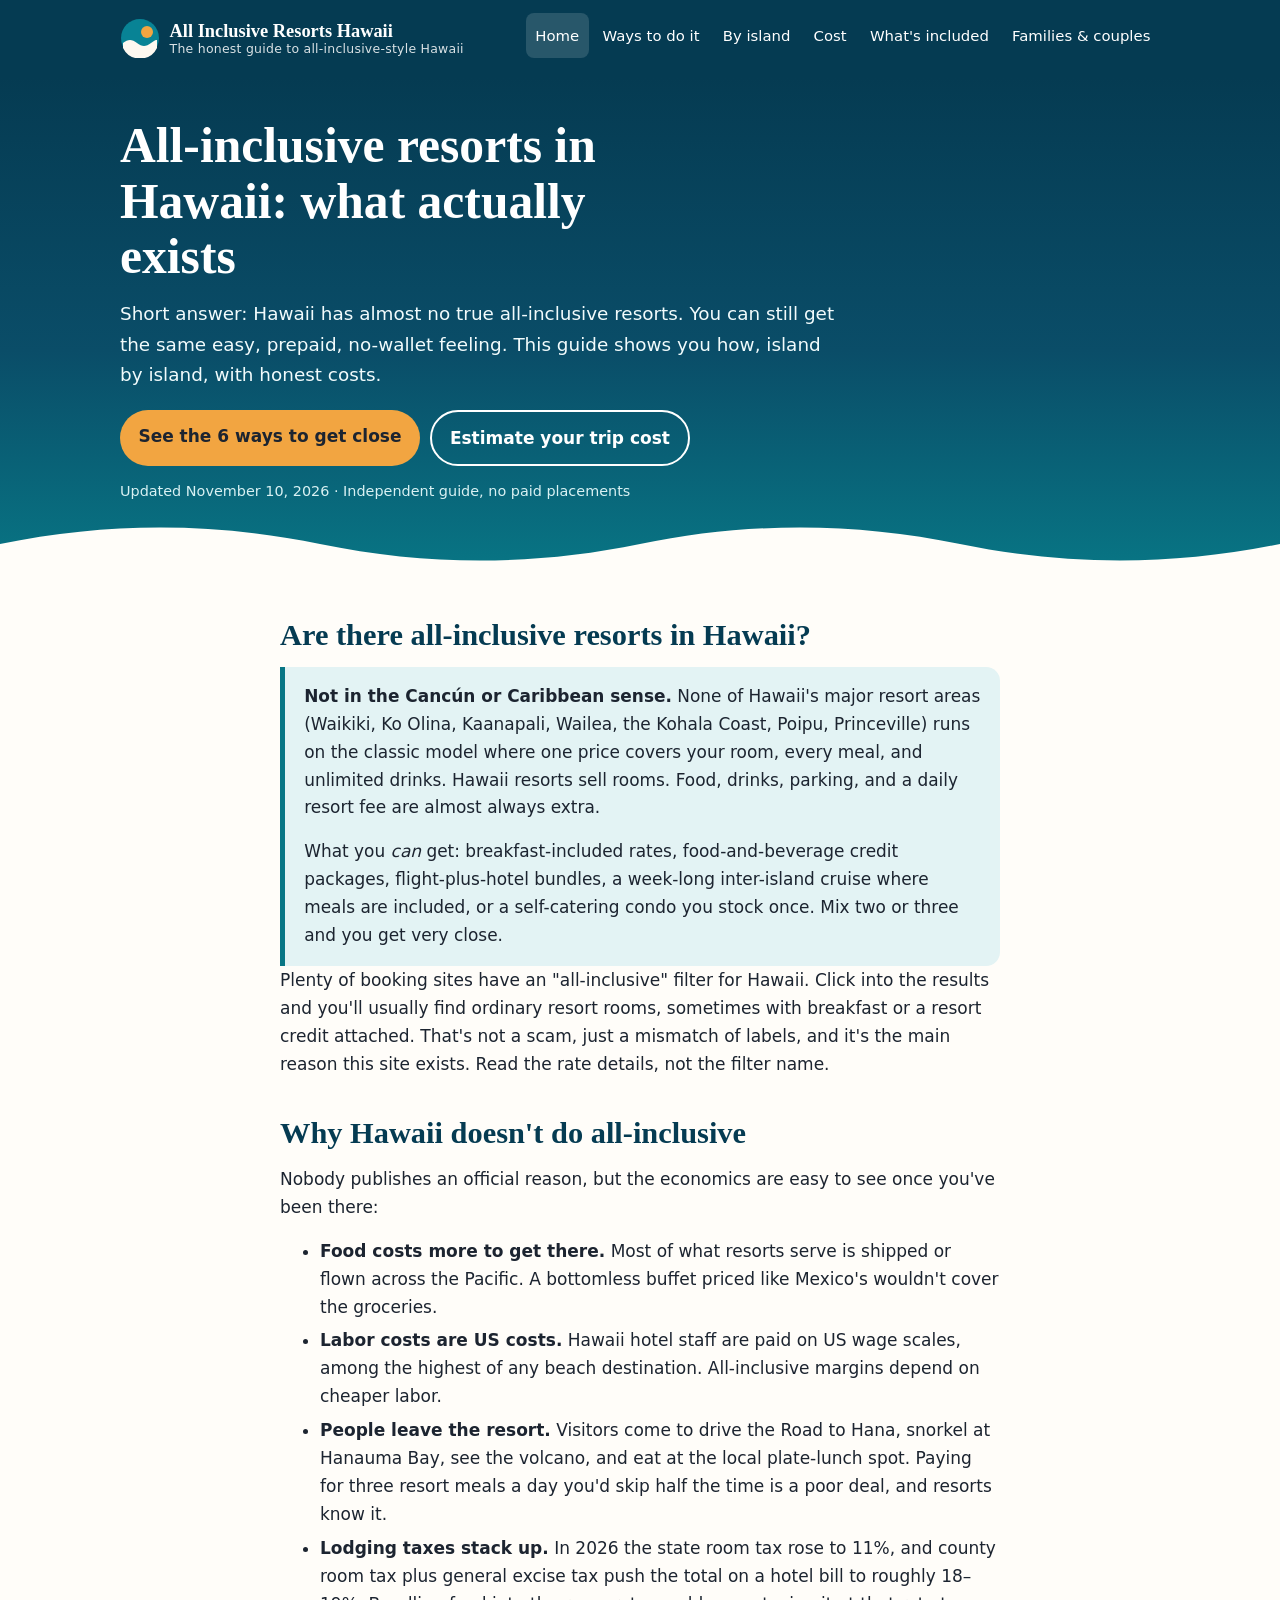
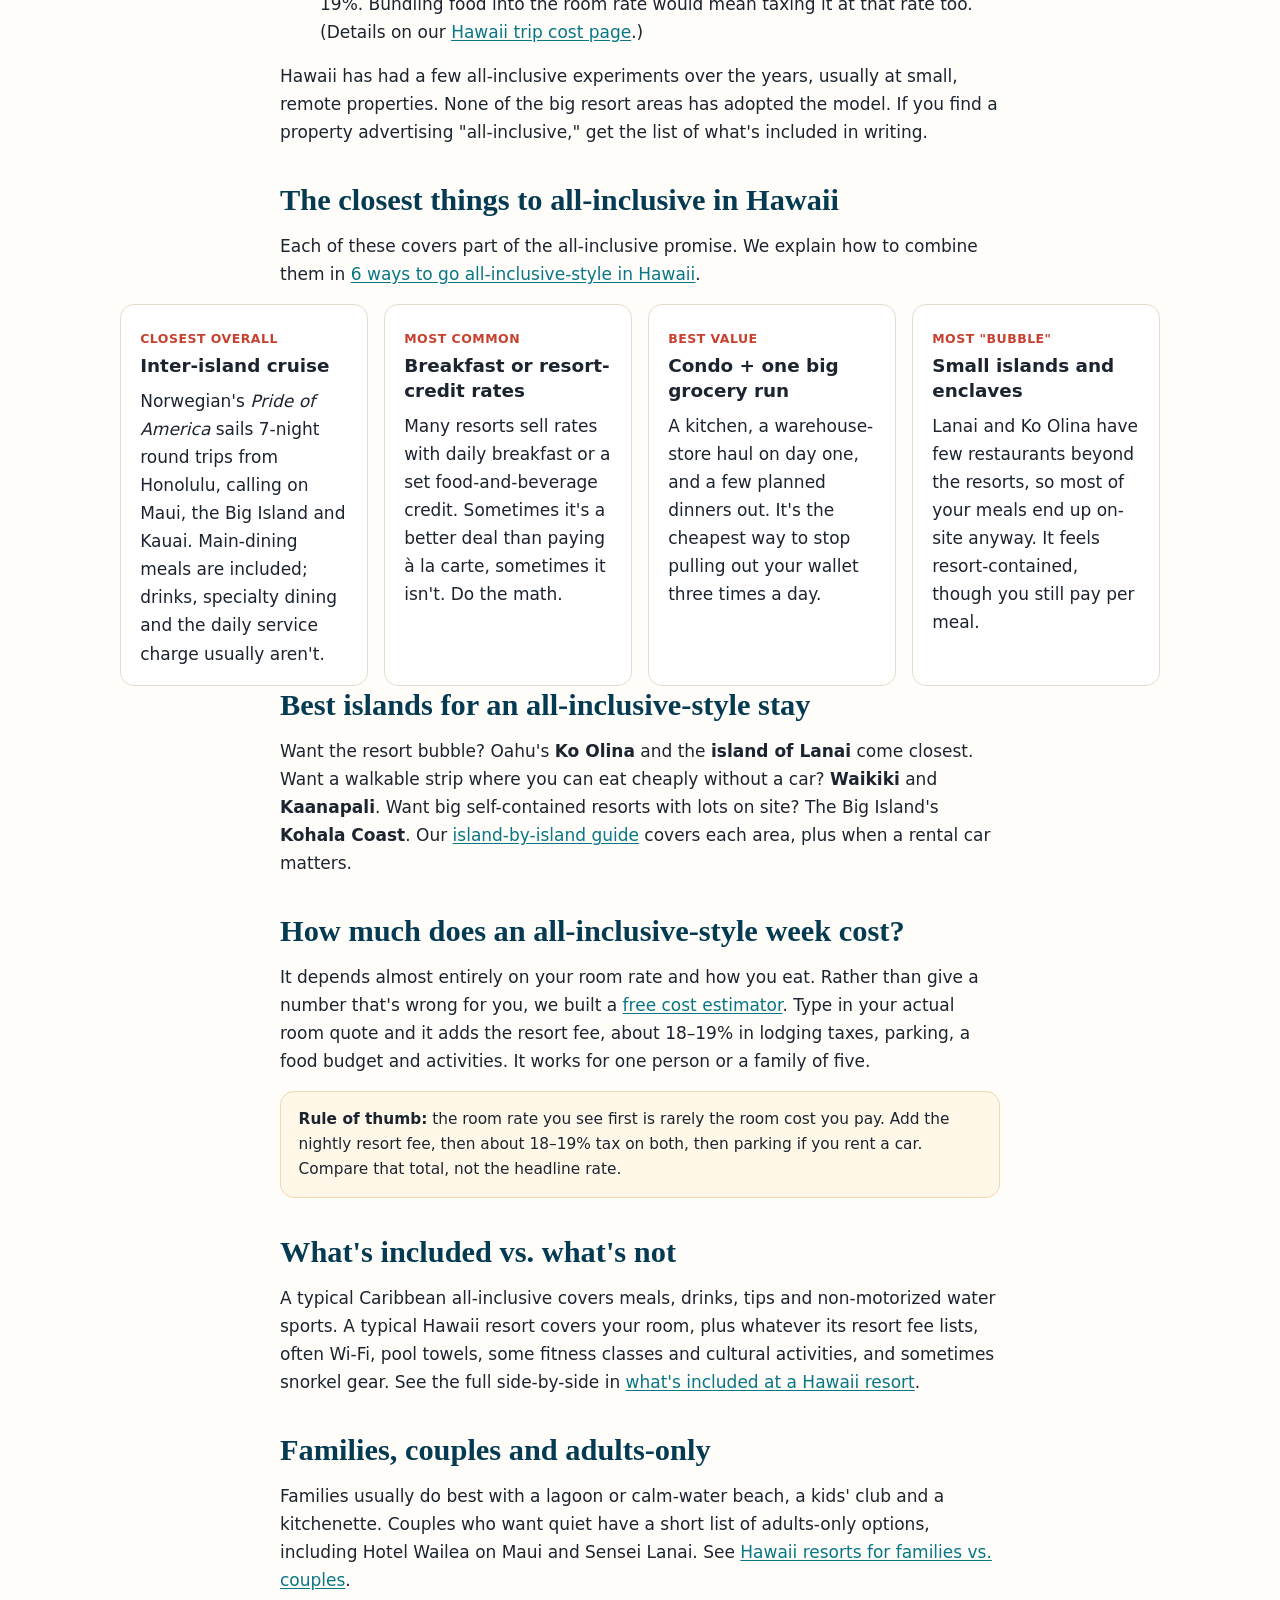
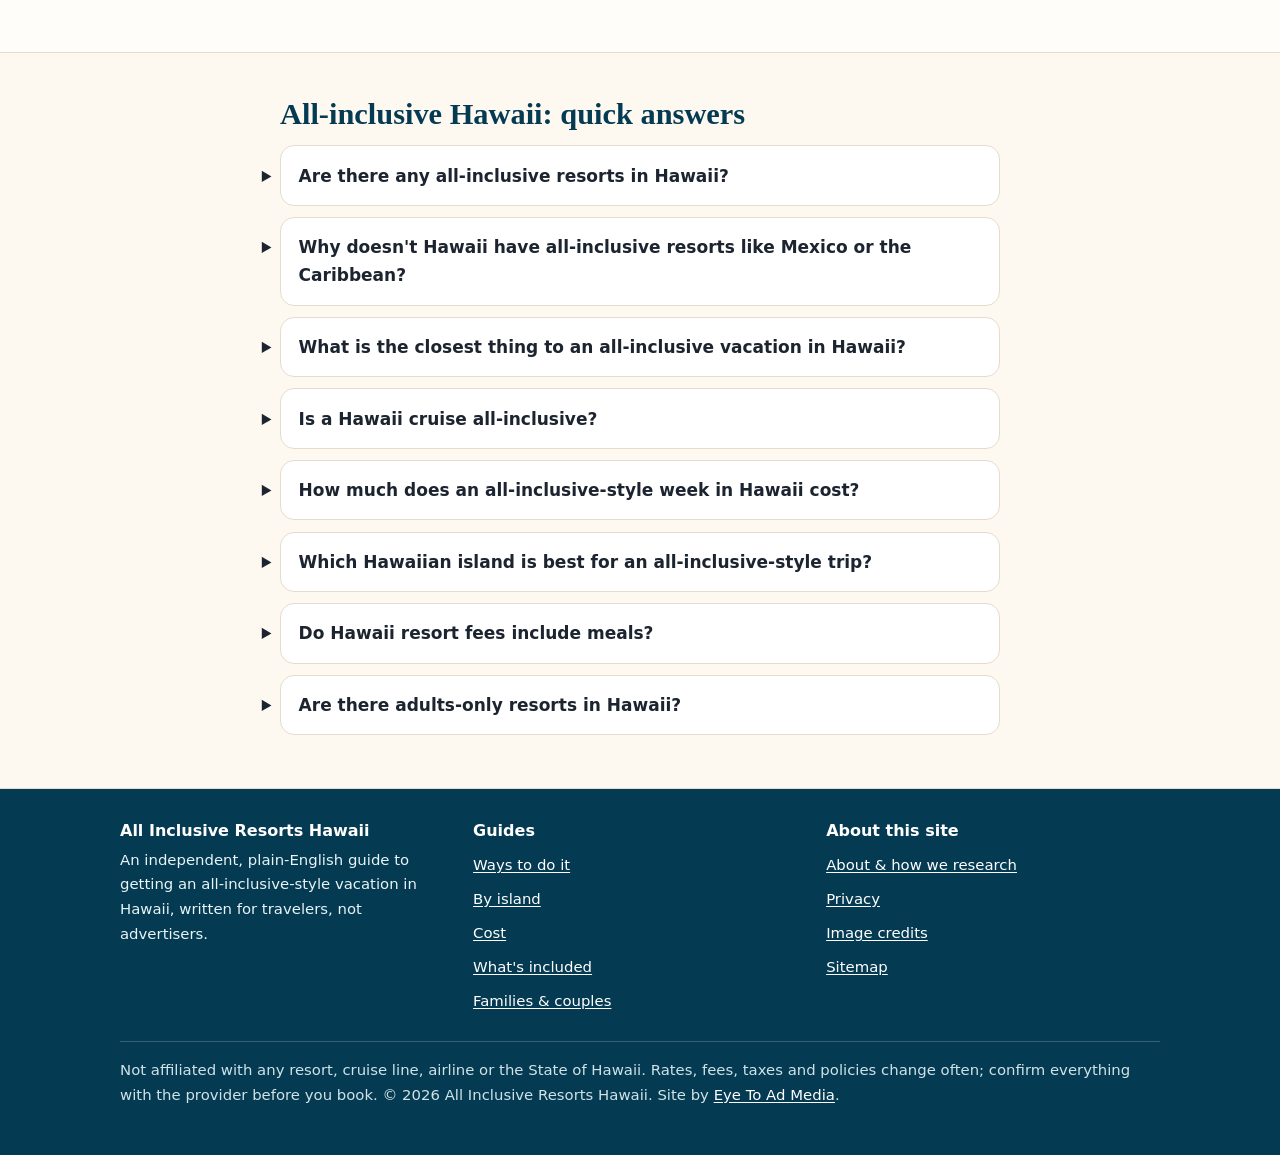
<file: index.html>
<!DOCTYPE html>
<html lang="en">
<head>
<meta charset="utf-8">
<meta name="viewport" content="width=device-width, initial-scale=1">
<meta http-equiv="Content-Security-Policy" content="default-src 'self'; img-src 'self' data:; style-src 'self'; script-src 'self'; font-src 'self'; connect-src 'self'; object-src 'none'; base-uri 'self'; form-action 'self'">
<meta name="referrer" content="strict-origin-when-cross-origin">
<title>All-Inclusive Resorts in Hawaii: The Honest 2026 Guide</title>
<meta name="description" content="Are there all-inclusive resorts in Hawaii? Almost none. Why, what comes closest, real 2026 tax math, and how to build an all-inclusive-style trip.">
<link rel="canonical" href="https://allinclusiveresortshawaii.com/">
<meta name="robots" content="index, follow, max-image-preview:large, max-snippet:-1">
<meta name="theme-color" content="#053b52">
<link rel="icon" href="/favicon.svg" type="image/svg+xml">
<link rel="stylesheet" href="/assets/site.css">
<meta property="og:type" content="website">
<meta property="og:site_name" content="All Inclusive Resorts Hawaii">
<meta property="og:title" content="All-Inclusive Resorts in Hawaii: The Honest 2026 Guide">
<meta property="og:description" content="Are there all-inclusive resorts in Hawaii? Almost none. Why, what comes closest, real 2026 tax math, and how to build an all-inclusive-style trip.">
<meta property="og:url" content="https://allinclusiveresortshawaii.com/">
<meta property="og:image" content="https://allinclusiveresortshawaii.com/assets/og.jpg">
<meta property="og:image:width" content="1200">
<meta property="og:image:height" content="630">
<meta property="og:locale" content="en_US">
<meta name="twitter:card" content="summary_large_image">
<script type="application/ld+json">{"@context":"https://schema.org","@graph":[{"@type":"Organization","@id":"https://allinclusiveresortshawaii.com/#org","name":"All Inclusive Resorts Hawaii","url":"https://allinclusiveresortshawaii.com/","logo":"https://allinclusiveresortshawaii.com/assets/logo.png"},{"@type":"WebSite","@id":"https://allinclusiveresortshawaii.com/#site","name":"All Inclusive Resorts Hawaii","url":"https://allinclusiveresortshawaii.com/","publisher":{"@id":"https://allinclusiveresortshawaii.com/#org"},"inLanguage":"en-US"},{"@type":"Article","headline":"All-inclusive resorts in Hawaii: what actually exists","description":"Are there all-inclusive resorts in Hawaii? Almost none. Why, what comes closest, real 2026 tax math, and how to build an all-inclusive-style trip.","url":"https://allinclusiveresortshawaii.com/","mainEntityOfPage":"https://allinclusiveresortshawaii.com/","datePublished":"2026-11-10","dateModified":"2026-11-10","inLanguage":"en-US","author":{"@type":"Organization","name":"All Inclusive Resorts Hawaii","url":"https://allinclusiveresortshawaii.com/about/"},"publisher":{"@type":"Organization","@id":"https://allinclusiveresortshawaii.com/#org","name":"All Inclusive Resorts Hawaii","url":"https://allinclusiveresortshawaii.com/","logo":"https://allinclusiveresortshawaii.com/assets/logo.png"},"image":"https://allinclusiveresortshawaii.com/assets/og.jpg","about":{"@type":"Place","name":"Hawaii, United States"}},{"@type":"FAQPage","mainEntity":[{"@type":"Question","name":"Are there any all-inclusive resorts in Hawaii?","acceptedAnswer":{"@type":"Answer","text":"Essentially none in the classic sense, where one price covers your room, all meals and drinks. Hawaii resorts sell rooms, and food, drinks, parking and resort fees are usually extra. Some properties sell breakfast-included rates or food-and-beverage credit packages, and a few small luxury properties bundle more than most. If a listing says \"all-inclusive,\" ask for the written list of inclusions before you book."}},{"@type":"Question","name":"Why doesn't Hawaii have all-inclusive resorts like Mexico or the Caribbean?","acceptedAnswer":{"@type":"Answer","text":"Mostly economics. Food has to be shipped to the islands, staff earn US wages, lodging taxes on the room bill total roughly 18&ndash;19% in 2026, and most visitors leave the resort to explore and eat elsewhere. All-inclusive pricing depends on low food and labor costs and guests who stay on property, and Hawaii offers neither."}},{"@type":"Question","name":"What is the closest thing to an all-inclusive vacation in Hawaii?","acceptedAnswer":{"@type":"Answer","text":"A 7-night inter-island cruise on Norwegian's Pride of America is the closest single product: your cabin, main-dining meals and transport between four islands are bundled, though drinks, specialty restaurants, shore excursions and the daily service charge are typically extra. On land, a breakfast-included or resort-credit rate in a self-contained area like Ko Olina or Lanai gets you close."}},{"@type":"Question","name":"Is a Hawaii cruise all-inclusive?","acceptedAnswer":{"@type":"Answer","text":"Partly. Standard cruise fares include your cabin, meals in the main dining rooms and buffet, basic drinks like water and coffee, and entertainment. Alcohol, specialty dining, Wi-Fi, excursions and the daily service charge are usually extra unless you buy a package. Check the cruise line's current inclusions for your sailing date."}},{"@type":"Question","name":"How much does an all-inclusive-style week in Hawaii cost?","acceptedAnswer":{"@type":"Answer","text":"There is no honest single number, because room rates swing widely by island, season and resort. The reliable method: take your nightly room quote, add the resort fee, add about 18&ndash;19% tax on both, then add parking, food and activities. Our free cost estimator does that math with your own numbers."}},{"@type":"Question","name":"Which Hawaiian island is best for an all-inclusive-style trip?","acceptedAnswer":{"@type":"Answer","text":"For a resort-bubble feel, Oahu's Ko Olina and the island of Lanai, where most meals end up being at the resort anyway. For walkable, flexible eating without a car, Waikiki on Oahu or Kaanapali on Maui. For large resorts with lots to do on site, the Kohala Coast on the Big Island."}},{"@type":"Question","name":"Do Hawaii resort fees include meals?","acceptedAnswer":{"@type":"Answer","text":"Rarely. Resort fees usually cover things like Wi-Fi, pool and beach towels, fitness classes, cultural activities and sometimes snorkel gear or a welcome drink. Meals are almost never included. Each resort publishes its own list. Read it before booking, and remember resort fees are taxed along with the room."}},{"@type":"Question","name":"Are there adults-only resorts in Hawaii?","acceptedAnswer":{"@type":"Answer","text":"Only a few. Hotel Wailea on Maui is adults-only, and Sensei Lanai on the island of Lanai restricts younger guests (listings give different minimum ages, so confirm with the resort). Many large family resorts also have an adults-only pool area. None of them is a classic all-inclusive."}}]}]}</script>
</head>
<body>
<a class="skip" href="#main">Skip to content</a>
<header class="site-head"><div class="wrap"><a class="brand" href="/"><svg width="40" height="40" viewBox="0 0 40 40" aria-hidden="true" focusable="false"><circle cx="20" cy="20" r="19" fill="#088395"/><circle cx="27" cy="14" r="6" fill="#f2a541"/><path d="M3 25c5-4 9-4 14 0s9 4 14 0 6-3 6-3v8a19 19 0 0 1-34 0z" fill="#fdf8f0"/></svg><span>All Inclusive Resorts Hawaii<small>The honest guide to all-inclusive-style Hawaii</small></span></a><nav aria-label="Main"><ul class="nav"><li><a href="/" aria-current="page">Home</a></li><li><a href="/ways-to-go-all-inclusive-in-hawaii/">Ways to do it</a></li><li><a href="/islands/">By island</a></li><li><a href="/cost/">Cost</a></li><li><a href="/whats-included/">What&#x27;s included</a></li><li><a href="/families-and-couples/">Families &amp; couples</a></li></ul></nav></div></header>
<main id="main"><section class="hero"><div class="wrap"><h1>All-inclusive resorts in Hawaii: what actually exists</h1><p class="lede">Short answer: Hawaii has almost no true all-inclusive resorts. You can still get the same easy, prepaid, no-wallet feeling. This guide shows you how, island by island, with honest costs.</p><div class="btns"><a class="btn btn-sun" href="/ways-to-go-all-inclusive-in-hawaii/">See the 6 ways to get close</a><a class="btn btn-ghost" href="/cost/">Estimate your trip cost</a></div><p class="meta">Updated <time datetime="2026-11-10">November 10, 2026</time> · Independent guide, no paid placements</p></div><svg class="waves" viewBox="0 0 1440 70" preserveAspectRatio="none" aria-hidden="true" focusable="false"><path d="M0 38c120-22 240-22 360 0s240 22 360 0 240-22 360 0 240 22 360 0v32H0z" fill="#fffdf9"/></svg></section>
<section class="section"><div class="wrap narrow">
<h2>Are there all-inclusive resorts in Hawaii?</h2>
<div class="answer">
<p><strong>Not in the Cancún or Caribbean sense.</strong> None of Hawaii's major resort areas (Waikiki, Ko Olina, Kaanapali, Wailea, the Kohala Coast, Poipu, Princeville) runs on the classic model where one price covers your room, every meal, and unlimited drinks. Hawaii resorts sell rooms. Food, drinks, parking, and a daily resort fee are almost always extra.</p>
<p>What you <em>can</em> get: breakfast-included rates, food-and-beverage credit packages, flight-plus-hotel bundles, a week-long inter-island cruise where meals are included, or a self-catering condo you stock once. Mix two or three and you get very close.</p>
</div>
<p>Plenty of booking sites have an "all-inclusive" filter for Hawaii. Click into the results and you'll usually find ordinary resort rooms, sometimes with breakfast or a resort credit attached. That's not a scam, just a mismatch of labels, and it's the main reason this site exists. Read the rate details, not the filter name.</p>

<h2>Why Hawaii doesn't do all-inclusive</h2>
<p>Nobody publishes an official reason, but the economics are easy to see once you've been there:</p>
<ul>
<li><strong>Food costs more to get there.</strong> Most of what resorts serve is shipped or flown across the Pacific. A bottomless buffet priced like Mexico's wouldn't cover the groceries.</li>
<li><strong>Labor costs are US costs.</strong> Hawaii hotel staff are paid on US wage scales, among the highest of any beach destination. All-inclusive margins depend on cheaper labor.</li>
<li><strong>People leave the resort.</strong> Visitors come to drive the Road to Hana, snorkel at Hanauma Bay, see the volcano, and eat at the local plate-lunch spot. Paying for three resort meals a day you'd skip half the time is a poor deal, and resorts know it.</li>
<li><strong>Lodging taxes stack up.</strong> In 2026 the state room tax rose to 11%, and county room tax plus general excise tax push the total on a hotel bill to roughly 18–19%. Bundling food into the room rate would mean taxing it at that rate too. (Details on our <a href="/cost/">Hawaii trip cost page</a>.)</li>
</ul>
<p>Hawaii has had a few all-inclusive experiments over the years, usually at small, remote properties. None of the big resort areas has adopted the model. If you find a property advertising "all-inclusive," get the list of what's included in writing.</p>

<h2>The closest things to all-inclusive in Hawaii</h2>
<p>Each of these covers part of the all-inclusive promise. We explain how to combine them in <a href="/ways-to-go-all-inclusive-in-hawaii/">6 ways to go all-inclusive-style in Hawaii</a>.</p>
</div>
<div class="wrap"><div class="grid">
<div class="card"><span class="tag">Closest overall</span><h3>Inter-island cruise</h3><p>Norwegian's <em>Pride of America</em> sails 7-night round trips from Honolulu, calling on Maui, the Big Island and Kauai. Main-dining meals are included; drinks, specialty dining and the daily service charge usually aren't.</p></div>
<div class="card"><span class="tag">Most common</span><h3>Breakfast or resort-credit rates</h3><p>Many resorts sell rates with daily breakfast or a set food-and-beverage credit. Sometimes it's a better deal than paying à la carte, sometimes it isn't. Do the math.</p></div>
<div class="card"><span class="tag">Best value</span><h3>Condo + one big grocery run</h3><p>A kitchen, a warehouse-store haul on day one, and a few planned dinners out. It's the cheapest way to stop pulling out your wallet three times a day.</p></div>
<div class="card"><span class="tag">Most "bubble"</span><h3>Small islands and enclaves</h3><p>Lanai and Ko Olina have few restaurants beyond the resorts, so most of your meals end up on-site anyway. It feels resort-contained, though you still pay per meal.</p></div>
</div></div>
<div class="wrap narrow">

<h2>Best islands for an all-inclusive-style stay</h2>
<p>Want the resort bubble? Oahu's <strong>Ko Olina</strong> and the <strong>island of Lanai</strong> come closest. Want a walkable strip where you can eat cheaply without a car? <strong>Waikiki</strong> and <strong>Kaanapali</strong>. Want big self-contained resorts with lots on site? The Big Island's <strong>Kohala Coast</strong>. Our <a href="/islands/">island-by-island guide</a> covers each area, plus when a rental car matters.</p>

<h2>How much does an all-inclusive-style week cost?</h2>
<p>It depends almost entirely on your room rate and how you eat. Rather than give a number that's wrong for you, we built a <a href="/cost/">free cost estimator</a>. Type in your actual room quote and it adds the resort fee, about 18–19% in lodging taxes, parking, a food budget and activities. It works for one person or a family of five.</p>
<div class="note"><p><strong>Rule of thumb:</strong> the room rate you see first is rarely the room cost you pay. Add the nightly resort fee, then about 18–19% tax on both, then parking if you rent a car. Compare that total, not the headline rate.</p></div>

<h2>What's included vs. what's not</h2>
<p>A typical Caribbean all-inclusive covers meals, drinks, tips and non-motorized water sports. A typical Hawaii resort covers your room, plus whatever its resort fee lists, often Wi-Fi, pool towels, some fitness classes and cultural activities, and sometimes snorkel gear. See the full side-by-side in <a href="/whats-included/">what's included at a Hawaii resort</a>.</p>

<h2>Families, couples and adults-only</h2>
<p>Families usually do best with a lagoon or calm-water beach, a kids' club and a kitchenette. Couples who want quiet have a short list of adults-only options, including Hotel Wailea on Maui and Sensei Lanai. See <a href="/families-and-couples/">Hawaii resorts for families vs. couples</a>.</p>
</div></section>
<section class="section alt" aria-labelledby="faq"><div class="wrap narrow faq"><h2 id="faq">All-inclusive Hawaii: quick answers</h2><details><summary>Are there any all-inclusive resorts in Hawaii?</summary><div class="a"><p>Essentially none in the classic sense, where one price covers your room, all meals and drinks. Hawaii resorts sell rooms, and food, drinks, parking and resort fees are usually extra. Some properties sell breakfast-included rates or food-and-beverage credit packages, and a few small luxury properties bundle more than most. If a listing says "all-inclusive," ask for the written list of inclusions before you book.</p></div></details><details><summary>Why doesn&#x27;t Hawaii have all-inclusive resorts like Mexico or the Caribbean?</summary><div class="a"><p>Mostly economics. Food has to be shipped to the islands, staff earn US wages, lodging taxes on the room bill total roughly 18&ndash;19% in 2026, and most visitors leave the resort to explore and eat elsewhere. All-inclusive pricing depends on low food and labor costs and guests who stay on property, and Hawaii offers neither.</p></div></details><details><summary>What is the closest thing to an all-inclusive vacation in Hawaii?</summary><div class="a"><p>A 7-night inter-island cruise on Norwegian's Pride of America is the closest single product: your cabin, main-dining meals and transport between four islands are bundled, though drinks, specialty restaurants, shore excursions and the daily service charge are typically extra. On land, a breakfast-included or resort-credit rate in a self-contained area like Ko Olina or Lanai gets you close.</p></div></details><details><summary>Is a Hawaii cruise all-inclusive?</summary><div class="a"><p>Partly. Standard cruise fares include your cabin, meals in the main dining rooms and buffet, basic drinks like water and coffee, and entertainment. Alcohol, specialty dining, Wi-Fi, excursions and the daily service charge are usually extra unless you buy a package. Check the cruise line's current inclusions for your sailing date.</p></div></details><details><summary>How much does an all-inclusive-style week in Hawaii cost?</summary><div class="a"><p>There is no honest single number, because room rates swing widely by island, season and resort. The reliable method: take your nightly room quote, add the resort fee, add about 18&ndash;19% tax on both, then add parking, food and activities. Our free cost estimator does that math with your own numbers.</p></div></details><details><summary>Which Hawaiian island is best for an all-inclusive-style trip?</summary><div class="a"><p>For a resort-bubble feel, Oahu's Ko Olina and the island of Lanai, where most meals end up being at the resort anyway. For walkable, flexible eating without a car, Waikiki on Oahu or Kaanapali on Maui. For large resorts with lots to do on site, the Kohala Coast on the Big Island.</p></div></details><details><summary>Do Hawaii resort fees include meals?</summary><div class="a"><p>Rarely. Resort fees usually cover things like Wi-Fi, pool and beach towels, fitness classes, cultural activities and sometimes snorkel gear or a welcome drink. Meals are almost never included. Each resort publishes its own list. Read it before booking, and remember resort fees are taxed along with the room.</p></div></details><details><summary>Are there adults-only resorts in Hawaii?</summary><div class="a"><p>Only a few. Hotel Wailea on Maui is adults-only, and Sensei Lanai on the island of Lanai restricts younger guests (listings give different minimum ages, so confirm with the resort). Many large family resorts also have an adults-only pool area. None of them is a classic all-inclusive.</p></div></details></div></section></main>
<footer class="site-foot"><div class="wrap"><div class="foot-grid"><div><h2>All Inclusive Resorts Hawaii</h2><p>An independent, plain-English guide to getting an all-inclusive-style vacation in Hawaii, written for travelers, not advertisers.</p></div><div><h2>Guides</h2><ul><li><a href="/ways-to-go-all-inclusive-in-hawaii/">Ways to do it</a></li><li><a href="/islands/">By island</a></li><li><a href="/cost/">Cost</a></li><li><a href="/whats-included/">What&#x27;s included</a></li><li><a href="/families-and-couples/">Families &amp; couples</a></li></ul></div><div><h2>About this site</h2><ul><li><a href="/about/">About &amp; how we research</a></li><li><a href="/privacy/">Privacy</a></li><li><a href="/image-credits/">Image credits</a></li><li><a href="/sitemap.xml">Sitemap</a></li></ul></div></div><p class="fine">Not affiliated with any resort, cruise line, airline or the State of Hawaii. Rates, fees, taxes and policies change often; confirm everything with the provider before you book. © 2026 All Inclusive Resorts Hawaii. Site by <a href="https://www.eyetoad.com/" rel="nofollow">Eye To Ad Media</a>.</p></div></footer>
</body>
</html>
</file>
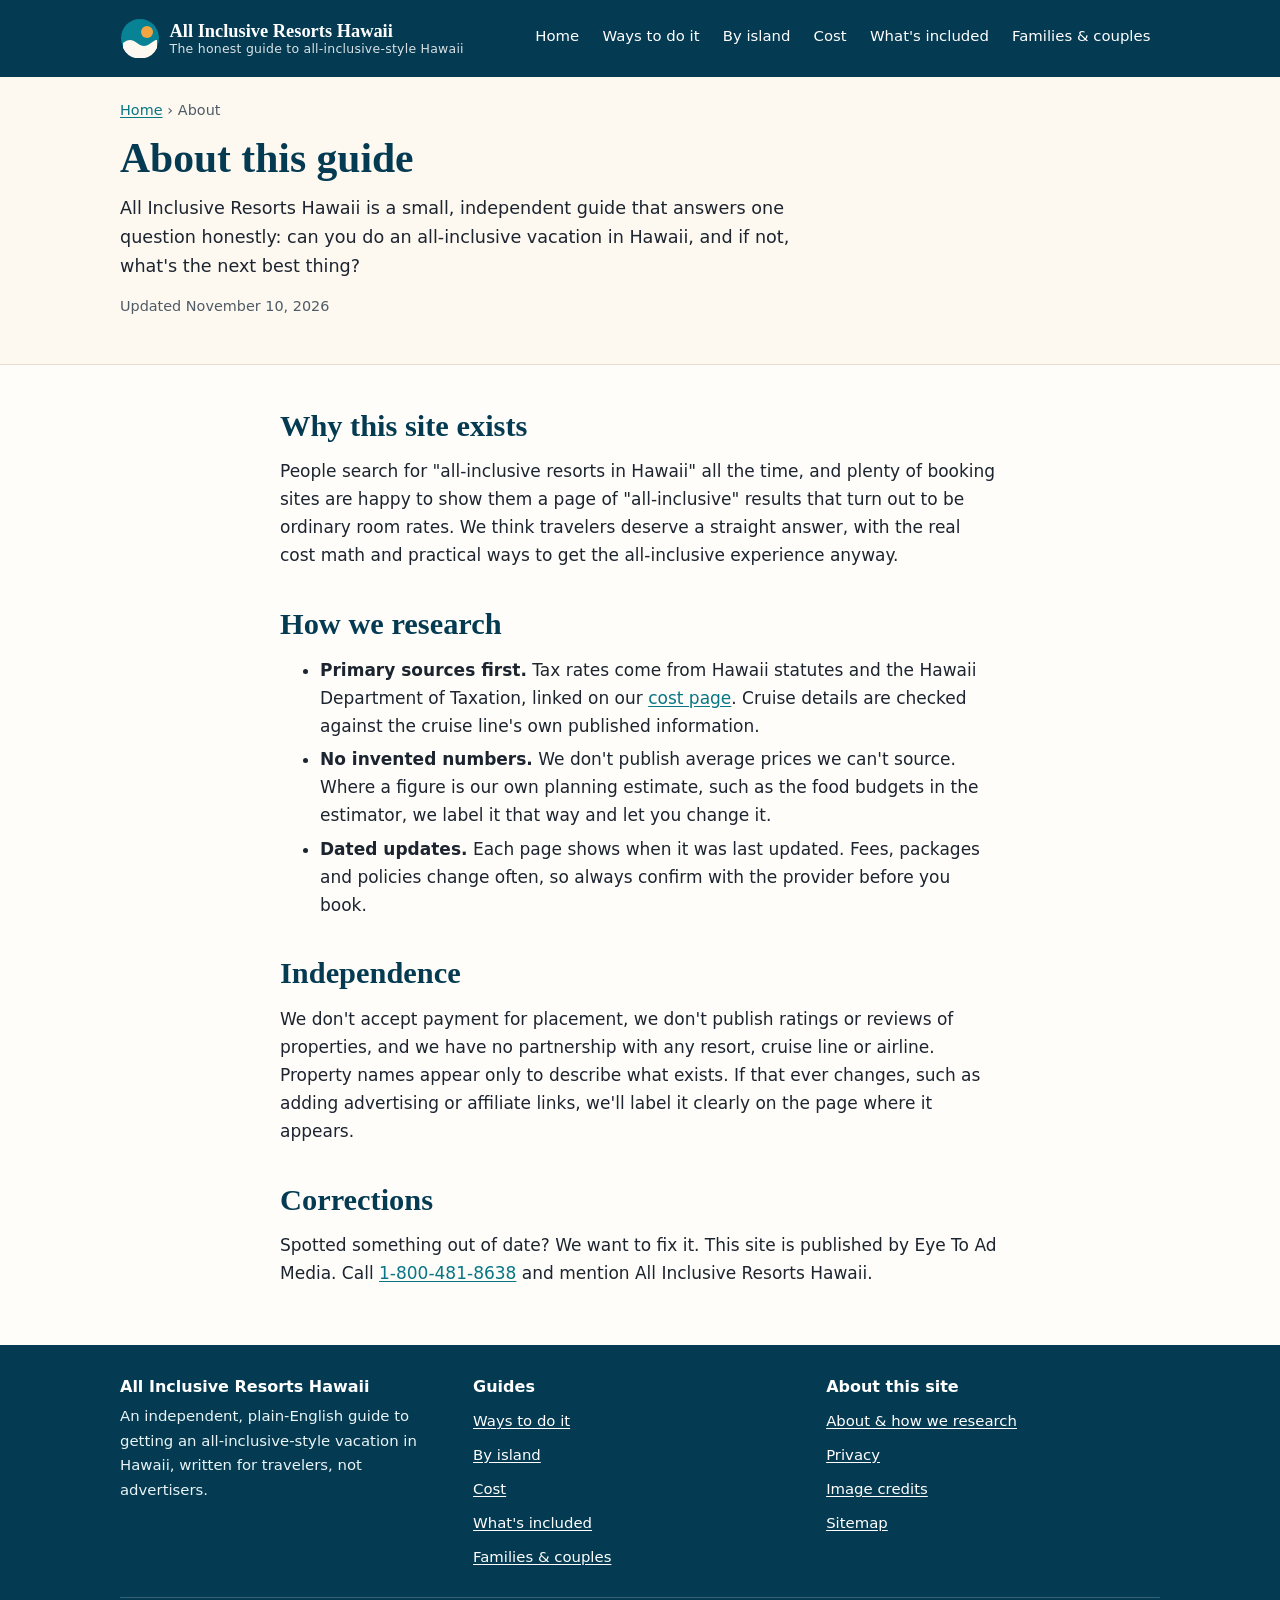
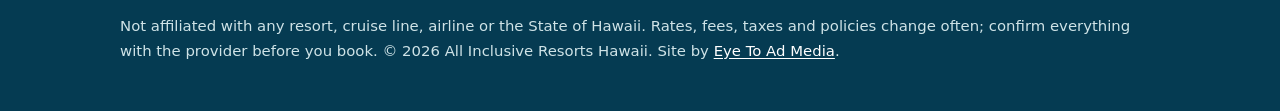
<file: about/index.html>
<!DOCTYPE html>
<html lang="en">
<head>
<meta charset="utf-8">
<meta name="viewport" content="width=device-width, initial-scale=1">
<meta http-equiv="Content-Security-Policy" content="default-src 'self'; img-src 'self' data:; style-src 'self'; script-src 'self'; font-src 'self'; connect-src 'self'; object-src 'none'; base-uri 'self'; form-action 'self'">
<meta name="referrer" content="strict-origin-when-cross-origin">
<title>About All Inclusive Resorts Hawaii &amp; How We Research</title>
<meta name="description" content="Who runs All Inclusive Resorts Hawaii, how we research and fact-check, and our independence policy: no paid placements, no fake reviews or ratings.">
<link rel="canonical" href="https://allinclusiveresortshawaii.com/about/">
<meta name="robots" content="index, follow, max-image-preview:large, max-snippet:-1">
<meta name="theme-color" content="#053b52">
<link rel="icon" href="/favicon.svg" type="image/svg+xml">
<link rel="stylesheet" href="/assets/site.css">
<meta property="og:type" content="article">
<meta property="og:site_name" content="All Inclusive Resorts Hawaii">
<meta property="og:title" content="About All Inclusive Resorts Hawaii &amp; How We Research">
<meta property="og:description" content="Who runs All Inclusive Resorts Hawaii, how we research and fact-check, and our independence policy: no paid placements, no fake reviews or ratings.">
<meta property="og:url" content="https://allinclusiveresortshawaii.com/about/">
<meta property="og:image" content="https://allinclusiveresortshawaii.com/assets/og.jpg">
<meta property="og:image:width" content="1200">
<meta property="og:image:height" content="630">
<meta property="og:locale" content="en_US">
<meta name="twitter:card" content="summary_large_image">
<script type="application/ld+json">{"@context":"https://schema.org","@graph":[{"@type":"AboutPage","headline":"About this guide","description":"Who runs All Inclusive Resorts Hawaii, how we research and fact-check, and our independence policy: no paid placements, no fake reviews or ratings.","url":"https://allinclusiveresortshawaii.com/about/","mainEntityOfPage":"https://allinclusiveresortshawaii.com/about/","datePublished":"2026-11-10","dateModified":"2026-11-10","inLanguage":"en-US","author":{"@type":"Organization","name":"All Inclusive Resorts Hawaii","url":"https://allinclusiveresortshawaii.com/about/"},"publisher":{"@type":"Organization","@id":"https://allinclusiveresortshawaii.com/#org","name":"All Inclusive Resorts Hawaii","url":"https://allinclusiveresortshawaii.com/","logo":"https://allinclusiveresortshawaii.com/assets/logo.png"},"image":"https://allinclusiveresortshawaii.com/assets/og.jpg"},{"@type":"BreadcrumbList","itemListElement":[{"@type":"ListItem","position":1,"name":"Home","item":"https://allinclusiveresortshawaii.com/"},{"@type":"ListItem","position":2,"name":"About","item":"https://allinclusiveresortshawaii.com/about/"}]}]}</script>
</head>
<body>
<a class="skip" href="#main">Skip to content</a>
<header class="site-head"><div class="wrap"><a class="brand" href="/"><svg width="40" height="40" viewBox="0 0 40 40" aria-hidden="true" focusable="false"><circle cx="20" cy="20" r="19" fill="#088395"/><circle cx="27" cy="14" r="6" fill="#f2a541"/><path d="M3 25c5-4 9-4 14 0s9 4 14 0 6-3 6-3v8a19 19 0 0 1-34 0z" fill="#fdf8f0"/></svg><span>All Inclusive Resorts Hawaii<small>The honest guide to all-inclusive-style Hawaii</small></span></a><nav aria-label="Main"><ul class="nav"><li><a href="/">Home</a></li><li><a href="/ways-to-go-all-inclusive-in-hawaii/">Ways to do it</a></li><li><a href="/islands/">By island</a></li><li><a href="/cost/">Cost</a></li><li><a href="/whats-included/">What&#x27;s included</a></li><li><a href="/families-and-couples/">Families &amp; couples</a></li></ul></nav></div></header>
<main id="main"><div class="page-head"><div class="wrap"><nav class="crumbs" aria-label="Breadcrumb"><ol><li><a href="/">Home</a></li><li aria-current="page">About</li></ol></nav><h1>About this guide</h1><p class="lede">All Inclusive Resorts Hawaii is a small, independent guide that answers one question honestly: can you do an all-inclusive vacation in Hawaii, and if not, what's the next best thing?</p><p class="meta">Updated <time datetime="2026-11-10">November 10, 2026</time></p></div></div>
<section class="section"><div class="wrap narrow">
<h2>Why this site exists</h2>
<p>People search for "all-inclusive resorts in Hawaii" all the time, and plenty of booking sites are happy to show them a page of "all-inclusive" results that turn out to be ordinary room rates. We think travelers deserve a straight answer, with the real cost math and practical ways to get the all-inclusive experience anyway.</p>
<h2>How we research</h2>
<ul>
<li><strong>Primary sources first.</strong> Tax rates come from Hawaii statutes and the Hawaii Department of Taxation, linked on our <a href="/cost/">cost page</a>. Cruise details are checked against the cruise line's own published information.</li>
<li><strong>No invented numbers.</strong> We don't publish average prices we can't source. Where a figure is our own planning estimate, such as the food budgets in the estimator, we label it that way and let you change it.</li>
<li><strong>Dated updates.</strong> Each page shows when it was last updated. Fees, packages and policies change often, so always confirm with the provider before you book.</li>
</ul>
<h2>Independence</h2>
<p>We don't accept payment for placement, we don't publish ratings or reviews of properties, and we have no partnership with any resort, cruise line or airline. Property names appear only to describe what exists. If that ever changes, such as adding advertising or affiliate links, we'll label it clearly on the page where it appears.</p>
<h2>Corrections</h2>
<p>Spotted something out of date? We want to fix it. This site is published by Eye To Ad Media. Call <a href="tel:+18004818638">1-800-481-8638</a> and mention All Inclusive Resorts Hawaii.</p>
</div></section>
</main>
<footer class="site-foot"><div class="wrap"><div class="foot-grid"><div><h2>All Inclusive Resorts Hawaii</h2><p>An independent, plain-English guide to getting an all-inclusive-style vacation in Hawaii, written for travelers, not advertisers.</p></div><div><h2>Guides</h2><ul><li><a href="/ways-to-go-all-inclusive-in-hawaii/">Ways to do it</a></li><li><a href="/islands/">By island</a></li><li><a href="/cost/">Cost</a></li><li><a href="/whats-included/">What&#x27;s included</a></li><li><a href="/families-and-couples/">Families &amp; couples</a></li></ul></div><div><h2>About this site</h2><ul><li><a href="/about/">About &amp; how we research</a></li><li><a href="/privacy/">Privacy</a></li><li><a href="/image-credits/">Image credits</a></li><li><a href="/sitemap.xml">Sitemap</a></li></ul></div></div><p class="fine">Not affiliated with any resort, cruise line, airline or the State of Hawaii. Rates, fees, taxes and policies change often; confirm everything with the provider before you book. © 2026 All Inclusive Resorts Hawaii. Site by <a href="https://www.eyetoad.com/" rel="nofollow">Eye To Ad Media</a>.</p></div></footer>
</body>
</html>
</file>
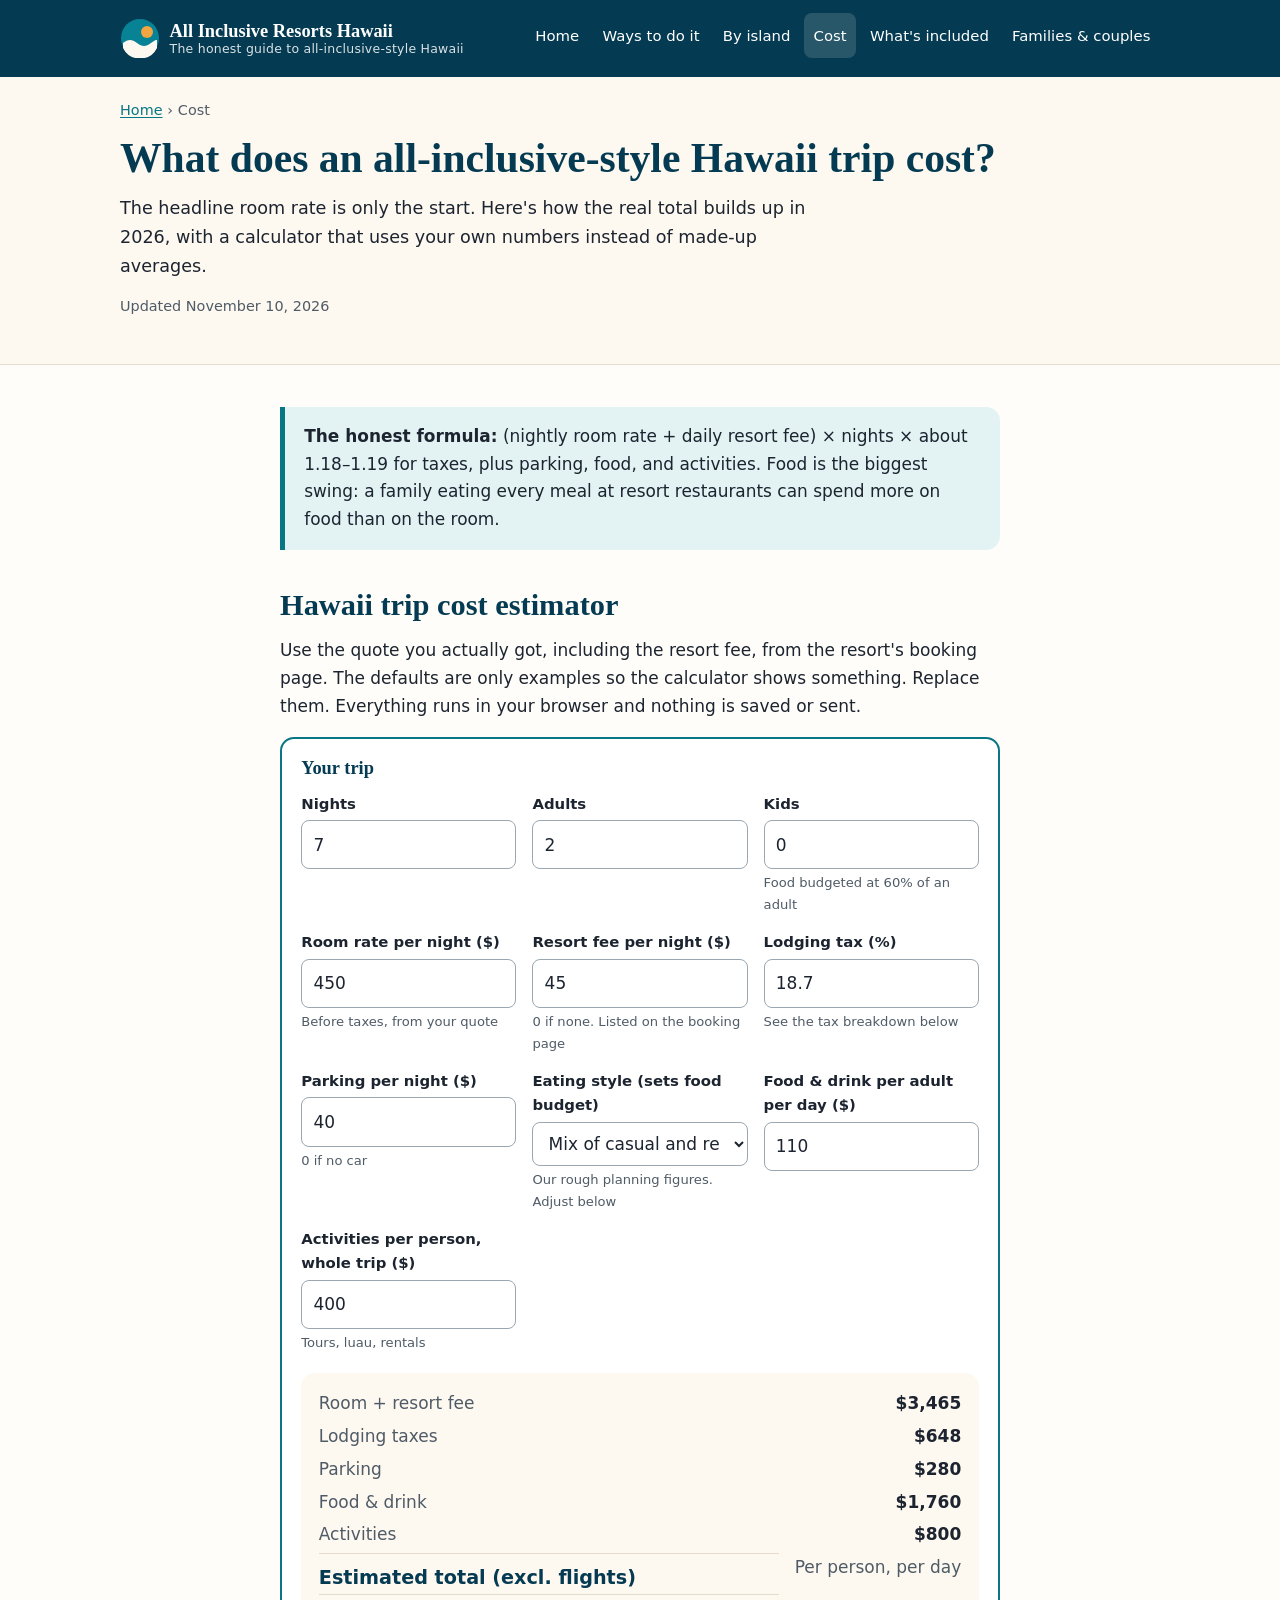
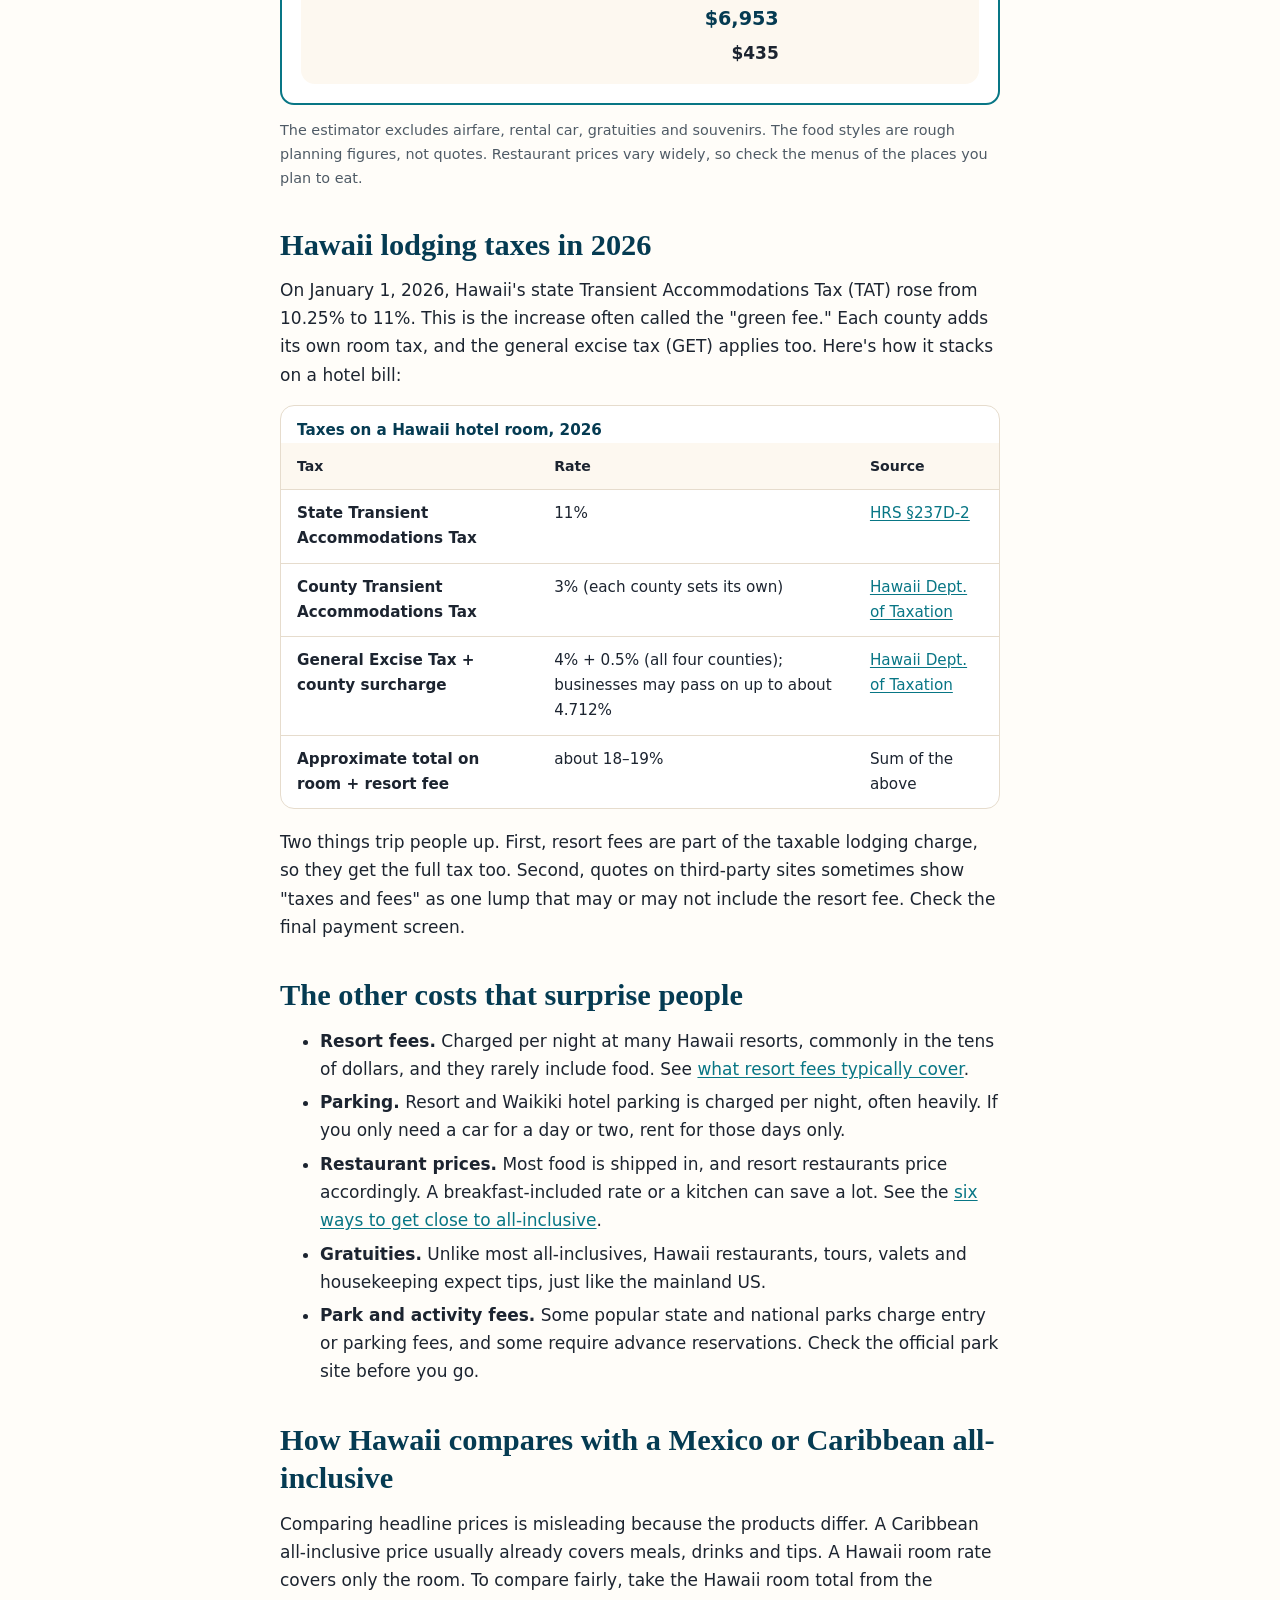
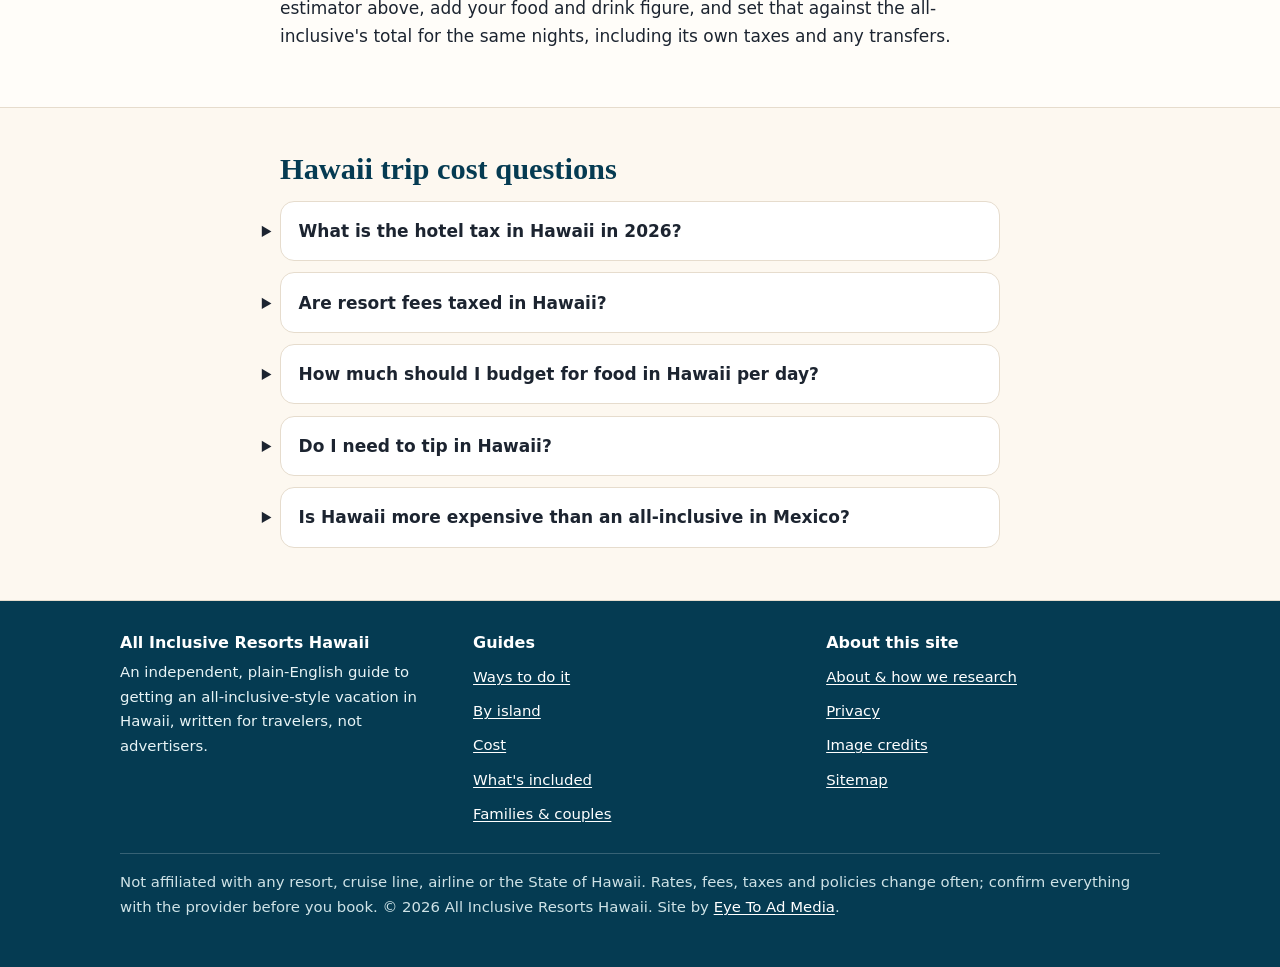
<file: cost/index.html>
<!DOCTYPE html>
<html lang="en">
<head>
<meta charset="utf-8">
<meta name="viewport" content="width=device-width, initial-scale=1">
<meta http-equiv="Content-Security-Policy" content="default-src 'self'; img-src 'self' data:; style-src 'self'; script-src 'self'; font-src 'self'; connect-src 'self'; object-src 'none'; base-uri 'self'; form-action 'self'">
<meta name="referrer" content="strict-origin-when-cross-origin">
<title>Hawaii All-Inclusive Cost: 2026 Tax Math + Free Estimator</title>
<meta name="description" content="What an all-inclusive-style Hawaii trip really costs in 2026: resort fees, ~18–19% lodging taxes, parking, food budgets. Free estimator for your own quote.">
<link rel="canonical" href="https://allinclusiveresortshawaii.com/cost/">
<meta name="robots" content="index, follow, max-image-preview:large, max-snippet:-1">
<meta name="theme-color" content="#053b52">
<link rel="icon" href="/favicon.svg" type="image/svg+xml">
<link rel="stylesheet" href="/assets/site.css">
<meta property="og:type" content="article">
<meta property="og:site_name" content="All Inclusive Resorts Hawaii">
<meta property="og:title" content="Hawaii All-Inclusive Cost: 2026 Tax Math + Free Estimator">
<meta property="og:description" content="What an all-inclusive-style Hawaii trip really costs in 2026: resort fees, ~18–19% lodging taxes, parking, food budgets. Free estimator for your own quote.">
<meta property="og:url" content="https://allinclusiveresortshawaii.com/cost/">
<meta property="og:image" content="https://allinclusiveresortshawaii.com/assets/og.jpg">
<meta property="og:image:width" content="1200">
<meta property="og:image:height" content="630">
<meta property="og:locale" content="en_US">
<meta name="twitter:card" content="summary_large_image">
<script type="application/ld+json">{"@context":"https://schema.org","@graph":[{"@type":"Article","headline":"What does an all-inclusive-style Hawaii trip cost?","description":"What an all-inclusive-style Hawaii trip really costs in 2026: resort fees, ~18–19% lodging taxes, parking, food budgets. Free estimator for your own quote.","url":"https://allinclusiveresortshawaii.com/cost/","mainEntityOfPage":"https://allinclusiveresortshawaii.com/cost/","datePublished":"2026-11-10","dateModified":"2026-11-10","inLanguage":"en-US","author":{"@type":"Organization","name":"All Inclusive Resorts Hawaii","url":"https://allinclusiveresortshawaii.com/about/"},"publisher":{"@type":"Organization","@id":"https://allinclusiveresortshawaii.com/#org","name":"All Inclusive Resorts Hawaii","url":"https://allinclusiveresortshawaii.com/","logo":"https://allinclusiveresortshawaii.com/assets/logo.png"},"image":"https://allinclusiveresortshawaii.com/assets/og.jpg","about":{"@type":"Place","name":"Hawaii, United States"}},{"@type":"BreadcrumbList","itemListElement":[{"@type":"ListItem","position":1,"name":"Home","item":"https://allinclusiveresortshawaii.com/"},{"@type":"ListItem","position":2,"name":"Cost","item":"https://allinclusiveresortshawaii.com/cost/"}]},{"@type":"FAQPage","mainEntity":[{"@type":"Question","name":"What is the hotel tax in Hawaii in 2026?","acceptedAnswer":{"@type":"Answer","text":"About 18&ndash;19% in total on the room bill. That's the 11% state Transient Accommodations Tax (up from 10.25% on January 1, 2026), a 3% county room tax, and the general excise tax of 4% plus a 0.5% county surcharge, which businesses may pass on at up to about 4.712%. The tax applies to the resort fee as well as the room rate."}},{"@type":"Question","name":"Are resort fees taxed in Hawaii?","acceptedAnswer":{"@type":"Answer","text":"Yes. Mandatory resort fees are treated as part of the charge for the room, so the same lodging taxes apply to them. A $45 nightly resort fee costs roughly $53 a night once taxes are added. Always compare the total including taxes and fees, not the base rate."}},{"@type":"Question","name":"How much should I budget for food in Hawaii per day?","acceptedAnswer":{"@type":"Answer","text":"It depends far more on where you eat than on the island. Eating every meal at resort restaurants can cost several times as much as a mix of groceries, plate lunches and casual spots. Our estimator uses rough planning figures for three eating styles that you can adjust. The most reliable way to budget is to look up the menus of the resort restaurants where you're staying."}},{"@type":"Question","name":"Do I need to tip in Hawaii?","acceptedAnswer":{"@type":"Answer","text":"Yes. Hawaii follows mainland US tipping customs: restaurant servers, bartenders, tour guides, boat crews, valets and housekeeping all generally expect tips. That's a real difference from many Caribbean and Mexican all-inclusives, where gratuities are often built into the price."}},{"@type":"Question","name":"Is Hawaii more expensive than an all-inclusive in Mexico?","acceptedAnswer":{"@type":"Answer","text":"Usually, once food and drinks are added, though it depends on the resort and season. Hawaii room rates rarely include meals, lodging taxes total about 18&ndash;19%, and restaurant prices are high because most food is shipped in. A fair comparison sets the full Hawaii total (room, fees, taxes, food, drinks, tips) against the all-inclusive's total price."}}]}]}</script>
</head>
<body>
<a class="skip" href="#main">Skip to content</a>
<header class="site-head"><div class="wrap"><a class="brand" href="/"><svg width="40" height="40" viewBox="0 0 40 40" aria-hidden="true" focusable="false"><circle cx="20" cy="20" r="19" fill="#088395"/><circle cx="27" cy="14" r="6" fill="#f2a541"/><path d="M3 25c5-4 9-4 14 0s9 4 14 0 6-3 6-3v8a19 19 0 0 1-34 0z" fill="#fdf8f0"/></svg><span>All Inclusive Resorts Hawaii<small>The honest guide to all-inclusive-style Hawaii</small></span></a><nav aria-label="Main"><ul class="nav"><li><a href="/">Home</a></li><li><a href="/ways-to-go-all-inclusive-in-hawaii/">Ways to do it</a></li><li><a href="/islands/">By island</a></li><li><a href="/cost/" aria-current="page">Cost</a></li><li><a href="/whats-included/">What&#x27;s included</a></li><li><a href="/families-and-couples/">Families &amp; couples</a></li></ul></nav></div></header>
<main id="main"><div class="page-head"><div class="wrap"><nav class="crumbs" aria-label="Breadcrumb"><ol><li><a href="/">Home</a></li><li aria-current="page">Cost</li></ol></nav><h1>What does an all-inclusive-style Hawaii trip cost?</h1><p class="lede">The headline room rate is only the start. Here's how the real total builds up in 2026, with a calculator that uses your own numbers instead of made-up averages.</p><p class="meta">Updated <time datetime="2026-11-10">November 10, 2026</time></p></div></div>
<section class="section"><div class="wrap narrow">
<div class="answer"><p><strong>The honest formula:</strong> (nightly room rate + daily resort fee) × nights × about 1.18–1.19 for taxes, plus parking, food, and activities. Food is the biggest swing: a family eating every meal at resort restaurants can spend more on food than on the room.</p></div>

<h2>Hawaii trip cost estimator</h2>
<p>Use the quote you actually got, including the resort fee, from the resort's booking page. The defaults are only examples so the calculator shows something. Replace them. Everything runs in your browser and nothing is saved or sent.</p>
<form id="calc" class="calc" novalidate>
<fieldset>
<legend>Your trip</legend>
<div><label for="nights">Nights</label><input id="nights" type="number" inputmode="numeric" min="1" max="60" value="7"></div>
<div><label for="adults">Adults</label><input id="adults" type="number" inputmode="numeric" min="1" max="12" value="2"></div>
<div><label for="kids">Kids</label><input id="kids" type="number" inputmode="numeric" min="0" max="12" value="0"><span class="hint">Food budgeted at 60% of an adult</span></div>
<div><label for="room">Room rate per night ($)</label><input id="room" type="number" inputmode="decimal" min="0" step="1" value="450"><span class="hint">Before taxes, from your quote</span></div>
<div><label for="fee">Resort fee per night ($)</label><input id="fee" type="number" inputmode="decimal" min="0" step="1" value="45"><span class="hint">0 if none. Listed on the booking page</span></div>
<div><label for="tax">Lodging tax (%)</label><input id="tax" type="number" inputmode="decimal" min="0" max="30" step="0.1" value="18.7"><span class="hint">See the tax breakdown below</span></div>
<div><label for="parking">Parking per night ($)</label><input id="parking" type="number" inputmode="decimal" min="0" step="1" value="40"><span class="hint">0 if no car</span></div>
<div><label for="food-style">Eating style (sets food budget)</label>
<select id="food-style"><option value="">Choose a style…</option><option value="60">Mostly groceries + casual spots</option><option value="110" selected>Mix of casual and resort dining</option><option value="180">Mostly resort restaurants</option></select>
<span class="hint">Our rough planning figures. Adjust below</span></div>
<div><label for="food">Food &amp; drink per adult per day ($)</label><input id="food" type="number" inputmode="decimal" min="0" step="1" value="110"></div>
<div><label for="fun">Activities per person, whole trip ($)</label><input id="fun" type="number" inputmode="decimal" min="0" step="1" value="400"><span class="hint">Tours, luau, rentals</span></div>
</fieldset>
<div class="calc-out" aria-live="polite">
<dl>
<dt>Room + resort fee</dt><dd id="o-lodging">–</dd>
<dt>Lodging taxes</dt><dd id="o-taxes">–</dd>
<dt>Parking</dt><dd id="o-parking">–</dd>
<dt>Food &amp; drink</dt><dd id="o-meals">–</dd>
<dt>Activities</dt><dd id="o-fun">–</dd>
<div class="total"><dt>Estimated total (excl. flights)</dt><dd id="o-total">–</dd></div>
<dt>Per person, per day</dt><dd id="o-pppd">–</dd>
</dl>
</div>
</form>
<p class="meta">The estimator excludes airfare, rental car, gratuities and souvenirs. The food styles are rough planning figures, not quotes. Restaurant prices vary widely, so check the menus of the places you plan to eat.</p>

<h2>Hawaii lodging taxes in 2026</h2>
<p>On January 1, 2026, Hawaii's state Transient Accommodations Tax (TAT) rose from 10.25% to 11%. This is the increase often called the "green fee." Each county adds its own room tax, and the general excise tax (GET) applies too. Here's how it stacks on a hotel bill:</p>
<div class="table-scroll"><table>
<caption>Taxes on a Hawaii hotel room, 2026</caption>
<thead><tr><th scope="col">Tax</th><th scope="col">Rate</th><th scope="col">Source</th></tr></thead>
<tbody>
<tr><th scope="row">State Transient Accommodations Tax</th><td>11%</td><td><a href="https://data.capitol.hawaii.gov/hrscurrent/Vol04_Ch0201-0257/HRS0237D/HRS_0237D-0002.htm" rel="noopener">HRS §237D-2</a></td></tr>
<tr><th scope="row">County Transient Accommodations Tax</th><td>3% (each county sets its own)</td><td><a href="https://tax.hawaii.gov/rental/" rel="noopener">Hawaii Dept. of Taxation</a></td></tr>
<tr><th scope="row">General Excise Tax + county surcharge</th><td>4% + 0.5% (all four counties); businesses may pass on up to about 4.712%</td><td><a href="https://tax.hawaii.gov/geninfo/countysurcharge/" rel="noopener">Hawaii Dept. of Taxation</a></td></tr>
<tr><th scope="row">Approximate total on room + resort fee</th><td>about 18–19%</td><td>Sum of the above</td></tr>
</tbody></table></div>
<p>Two things trip people up. First, resort fees are part of the taxable lodging charge, so they get the full tax too. Second, quotes on third-party sites sometimes show "taxes and fees" as one lump that may or may not include the resort fee. Check the final payment screen.</p>

<h2>The other costs that surprise people</h2>
<ul>
<li><strong>Resort fees.</strong> Charged per night at many Hawaii resorts, commonly in the tens of dollars, and they rarely include food. See <a href="/whats-included/">what resort fees typically cover</a>.</li>
<li><strong>Parking.</strong> Resort and Waikiki hotel parking is charged per night, often heavily. If you only need a car for a day or two, rent for those days only.</li>
<li><strong>Restaurant prices.</strong> Most food is shipped in, and resort restaurants price accordingly. A breakfast-included rate or a kitchen can save a lot. See the <a href="/ways-to-go-all-inclusive-in-hawaii/">six ways to get close to all-inclusive</a>.</li>
<li><strong>Gratuities.</strong> Unlike most all-inclusives, Hawaii restaurants, tours, valets and housekeeping expect tips, just like the mainland US.</li>
<li><strong>Park and activity fees.</strong> Some popular state and national parks charge entry or parking fees, and some require advance reservations. Check the official park site before you go.</li>
</ul>

<h2>How Hawaii compares with a Mexico or Caribbean all-inclusive</h2>
<p>Comparing headline prices is misleading because the products differ. A Caribbean all-inclusive price usually already covers meals, drinks and tips. A Hawaii room rate covers only the room. To compare fairly, take the Hawaii room total from the estimator above, add your food and drink figure, and set that against the all-inclusive's total for the same nights, including its own taxes and any transfers.</p>
</div></section>
<section class="section alt" aria-labelledby="faq"><div class="wrap narrow faq"><h2 id="faq">Hawaii trip cost questions</h2><details><summary>What is the hotel tax in Hawaii in 2026?</summary><div class="a"><p>About 18&ndash;19% in total on the room bill. That's the 11% state Transient Accommodations Tax (up from 10.25% on January 1, 2026), a 3% county room tax, and the general excise tax of 4% plus a 0.5% county surcharge, which businesses may pass on at up to about 4.712%. The tax applies to the resort fee as well as the room rate.</p></div></details><details><summary>Are resort fees taxed in Hawaii?</summary><div class="a"><p>Yes. Mandatory resort fees are treated as part of the charge for the room, so the same lodging taxes apply to them. A $45 nightly resort fee costs roughly $53 a night once taxes are added. Always compare the total including taxes and fees, not the base rate.</p></div></details><details><summary>How much should I budget for food in Hawaii per day?</summary><div class="a"><p>It depends far more on where you eat than on the island. Eating every meal at resort restaurants can cost several times as much as a mix of groceries, plate lunches and casual spots. Our estimator uses rough planning figures for three eating styles that you can adjust. The most reliable way to budget is to look up the menus of the resort restaurants where you're staying.</p></div></details><details><summary>Do I need to tip in Hawaii?</summary><div class="a"><p>Yes. Hawaii follows mainland US tipping customs: restaurant servers, bartenders, tour guides, boat crews, valets and housekeeping all generally expect tips. That's a real difference from many Caribbean and Mexican all-inclusives, where gratuities are often built into the price.</p></div></details><details><summary>Is Hawaii more expensive than an all-inclusive in Mexico?</summary><div class="a"><p>Usually, once food and drinks are added, though it depends on the resort and season. Hawaii room rates rarely include meals, lodging taxes total about 18&ndash;19%, and restaurant prices are high because most food is shipped in. A fair comparison sets the full Hawaii total (room, fees, taxes, food, drinks, tips) against the all-inclusive's total price.</p></div></details></div></section></main>
<footer class="site-foot"><div class="wrap"><div class="foot-grid"><div><h2>All Inclusive Resorts Hawaii</h2><p>An independent, plain-English guide to getting an all-inclusive-style vacation in Hawaii, written for travelers, not advertisers.</p></div><div><h2>Guides</h2><ul><li><a href="/ways-to-go-all-inclusive-in-hawaii/">Ways to do it</a></li><li><a href="/islands/">By island</a></li><li><a href="/cost/">Cost</a></li><li><a href="/whats-included/">What&#x27;s included</a></li><li><a href="/families-and-couples/">Families &amp; couples</a></li></ul></div><div><h2>About this site</h2><ul><li><a href="/about/">About &amp; how we research</a></li><li><a href="/privacy/">Privacy</a></li><li><a href="/image-credits/">Image credits</a></li><li><a href="/sitemap.xml">Sitemap</a></li></ul></div></div><p class="fine">Not affiliated with any resort, cruise line, airline or the State of Hawaii. Rates, fees, taxes and policies change often; confirm everything with the provider before you book. © 2026 All Inclusive Resorts Hawaii. Site by <a href="https://www.eyetoad.com/" rel="nofollow">Eye To Ad Media</a>.</p></div></footer><script src="/assets/calc.js" defer></script>
</body>
</html>
</file>
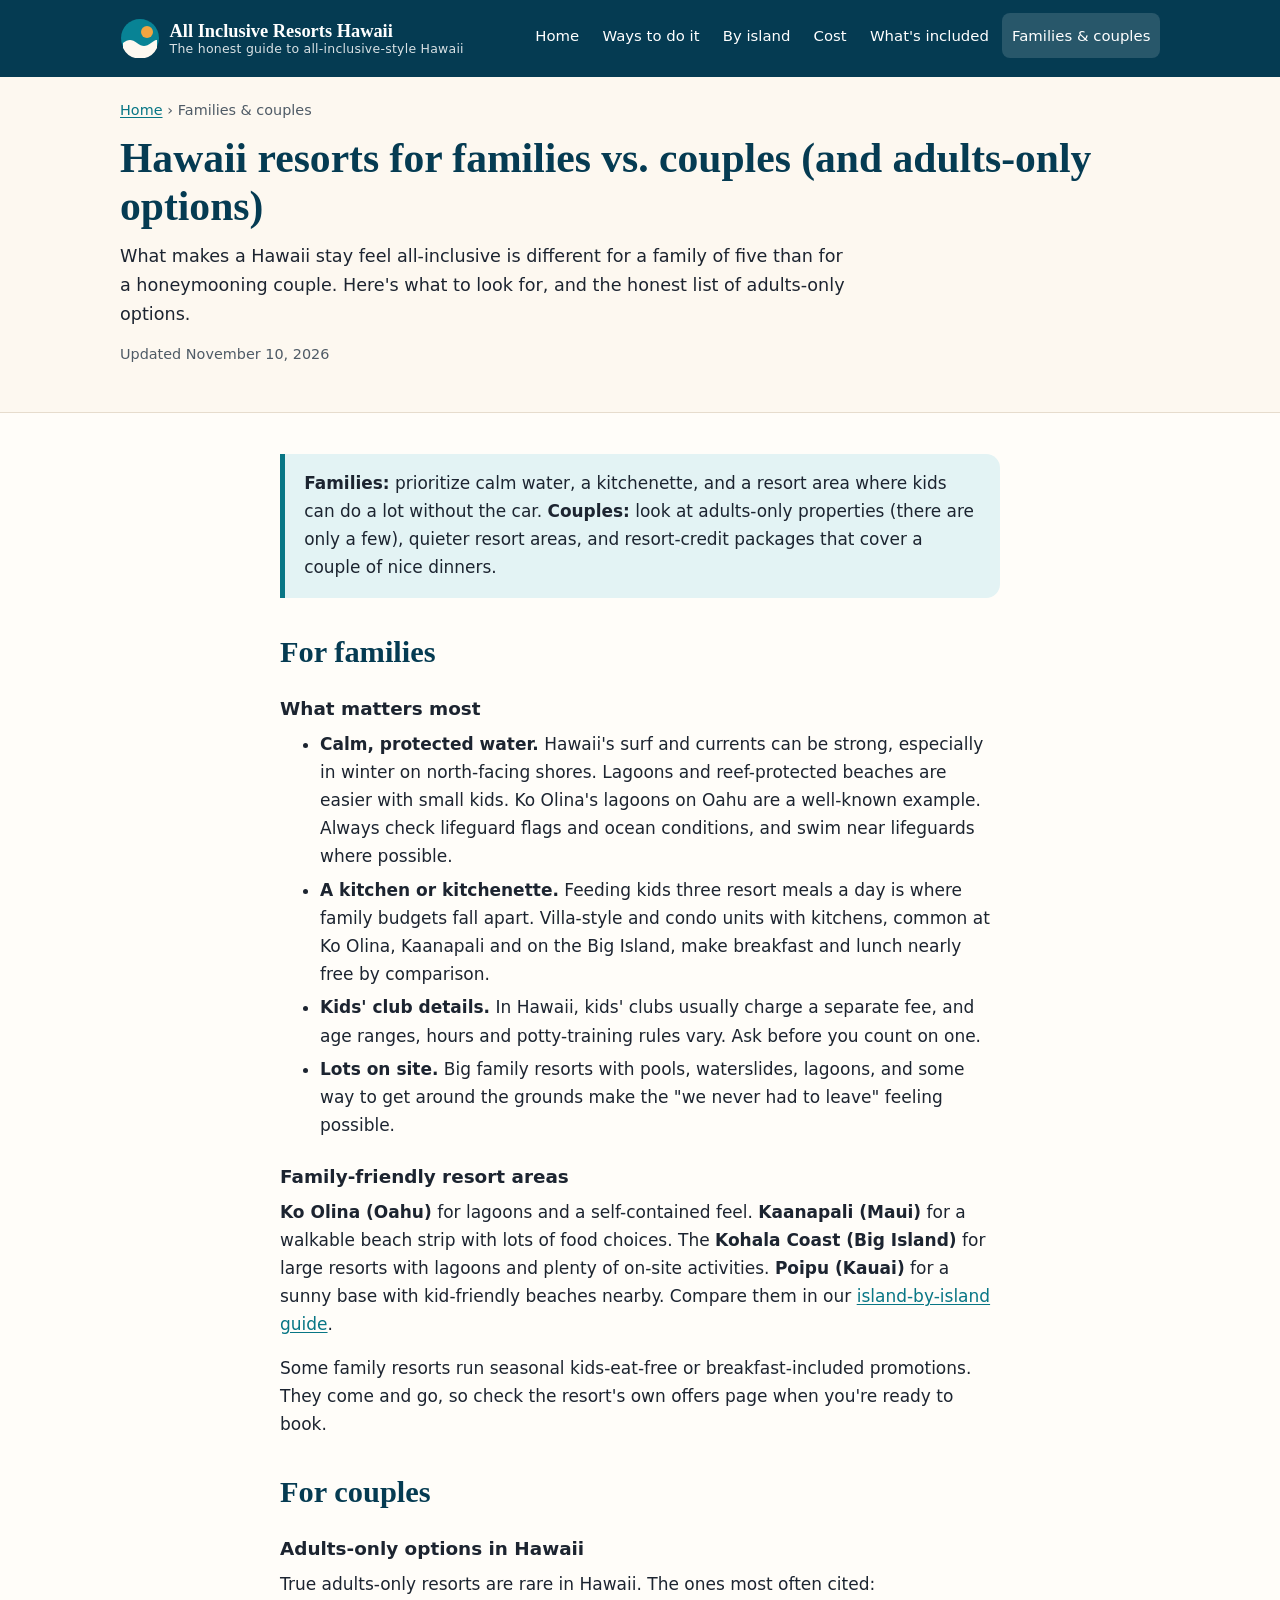
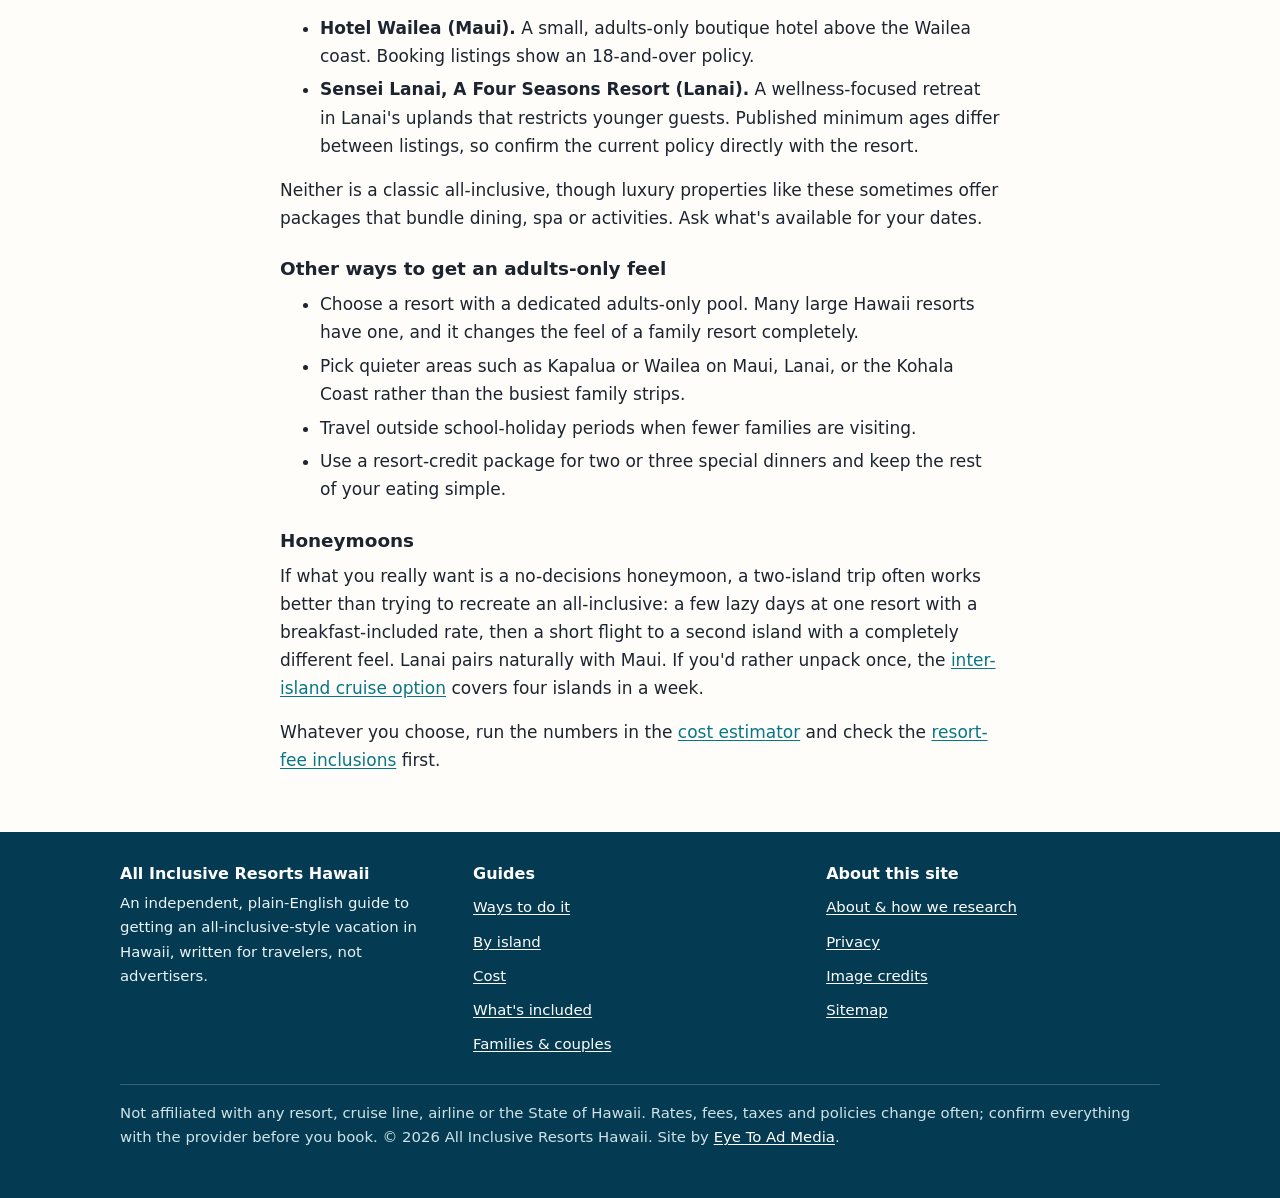
<file: families-and-couples/index.html>
<!DOCTYPE html>
<html lang="en">
<head>
<meta charset="utf-8">
<meta name="viewport" content="width=device-width, initial-scale=1">
<meta http-equiv="Content-Security-Policy" content="default-src 'self'; img-src 'self' data:; style-src 'self'; script-src 'self'; font-src 'self'; connect-src 'self'; object-src 'none'; base-uri 'self'; form-action 'self'">
<meta name="referrer" content="strict-origin-when-cross-origin">
<title>Hawaii Resorts for Families vs. Couples &amp; Adults-Only</title>
<meta name="description" content="Hawaii for families vs. couples: calm lagoons, kitchens and kids&#x27; clubs, plus the few adults-only resorts and how to check their age rules.">
<link rel="canonical" href="https://allinclusiveresortshawaii.com/families-and-couples/">
<meta name="robots" content="index, follow, max-image-preview:large, max-snippet:-1">
<meta name="theme-color" content="#053b52">
<link rel="icon" href="/favicon.svg" type="image/svg+xml">
<link rel="stylesheet" href="/assets/site.css">
<meta property="og:type" content="article">
<meta property="og:site_name" content="All Inclusive Resorts Hawaii">
<meta property="og:title" content="Hawaii Resorts for Families vs. Couples &amp; Adults-Only">
<meta property="og:description" content="Hawaii for families vs. couples: calm lagoons, kitchens and kids&#x27; clubs, plus the few adults-only resorts and how to check their age rules.">
<meta property="og:url" content="https://allinclusiveresortshawaii.com/families-and-couples/">
<meta property="og:image" content="https://allinclusiveresortshawaii.com/assets/og.jpg">
<meta property="og:image:width" content="1200">
<meta property="og:image:height" content="630">
<meta property="og:locale" content="en_US">
<meta name="twitter:card" content="summary_large_image">
<script type="application/ld+json">{"@context":"https://schema.org","@graph":[{"@type":"Article","headline":"Hawaii resorts for families vs. couples (and adults-only options)","description":"Hawaii for families vs. couples: calm lagoons, kitchens and kids' clubs, plus the few adults-only resorts and how to check their age rules.","url":"https://allinclusiveresortshawaii.com/families-and-couples/","mainEntityOfPage":"https://allinclusiveresortshawaii.com/families-and-couples/","datePublished":"2026-11-10","dateModified":"2026-11-10","inLanguage":"en-US","author":{"@type":"Organization","name":"All Inclusive Resorts Hawaii","url":"https://allinclusiveresortshawaii.com/about/"},"publisher":{"@type":"Organization","@id":"https://allinclusiveresortshawaii.com/#org","name":"All Inclusive Resorts Hawaii","url":"https://allinclusiveresortshawaii.com/","logo":"https://allinclusiveresortshawaii.com/assets/logo.png"},"image":"https://allinclusiveresortshawaii.com/assets/og.jpg","about":{"@type":"Place","name":"Hawaii, United States"}},{"@type":"BreadcrumbList","itemListElement":[{"@type":"ListItem","position":1,"name":"Home","item":"https://allinclusiveresortshawaii.com/"},{"@type":"ListItem","position":2,"name":"Families & couples","item":"https://allinclusiveresortshawaii.com/families-and-couples/"}]}]}</script>
</head>
<body>
<a class="skip" href="#main">Skip to content</a>
<header class="site-head"><div class="wrap"><a class="brand" href="/"><svg width="40" height="40" viewBox="0 0 40 40" aria-hidden="true" focusable="false"><circle cx="20" cy="20" r="19" fill="#088395"/><circle cx="27" cy="14" r="6" fill="#f2a541"/><path d="M3 25c5-4 9-4 14 0s9 4 14 0 6-3 6-3v8a19 19 0 0 1-34 0z" fill="#fdf8f0"/></svg><span>All Inclusive Resorts Hawaii<small>The honest guide to all-inclusive-style Hawaii</small></span></a><nav aria-label="Main"><ul class="nav"><li><a href="/">Home</a></li><li><a href="/ways-to-go-all-inclusive-in-hawaii/">Ways to do it</a></li><li><a href="/islands/">By island</a></li><li><a href="/cost/">Cost</a></li><li><a href="/whats-included/">What&#x27;s included</a></li><li><a href="/families-and-couples/" aria-current="page">Families &amp; couples</a></li></ul></nav></div></header>
<main id="main"><div class="page-head"><div class="wrap"><nav class="crumbs" aria-label="Breadcrumb"><ol><li><a href="/">Home</a></li><li aria-current="page">Families &amp; couples</li></ol></nav><h1>Hawaii resorts for families vs. couples (and adults-only options)</h1><p class="lede">What makes a Hawaii stay feel all-inclusive is different for a family of five than for a honeymooning couple. Here's what to look for, and the honest list of adults-only options.</p><p class="meta">Updated <time datetime="2026-11-10">November 10, 2026</time></p></div></div>
<section class="section"><div class="wrap narrow">
<div class="answer"><p><strong>Families:</strong> prioritize calm water, a kitchenette, and a resort area where kids can do a lot without the car. <strong>Couples:</strong> look at adults-only properties (there are only a few), quieter resort areas, and resort-credit packages that cover a couple of nice dinners.</p></div>

<h2>For families</h2>
<h3>What matters most</h3>
<ul>
<li><strong>Calm, protected water.</strong> Hawaii's surf and currents can be strong, especially in winter on north-facing shores. Lagoons and reef-protected beaches are easier with small kids. Ko Olina's lagoons on Oahu are a well-known example. Always check lifeguard flags and ocean conditions, and swim near lifeguards where possible.</li>
<li><strong>A kitchen or kitchenette.</strong> Feeding kids three resort meals a day is where family budgets fall apart. Villa-style and condo units with kitchens, common at Ko Olina, Kaanapali and on the Big Island, make breakfast and lunch nearly free by comparison.</li>
<li><strong>Kids' club details.</strong> In Hawaii, kids' clubs usually charge a separate fee, and age ranges, hours and potty-training rules vary. Ask before you count on one.</li>
<li><strong>Lots on site.</strong> Big family resorts with pools, waterslides, lagoons, and some way to get around the grounds make the "we never had to leave" feeling possible.</li>
</ul>
<h3>Family-friendly resort areas</h3>
<p><strong>Ko Olina (Oahu)</strong> for lagoons and a self-contained feel. <strong>Kaanapali (Maui)</strong> for a walkable beach strip with lots of food choices. The <strong>Kohala Coast (Big Island)</strong> for large resorts with lagoons and plenty of on-site activities. <strong>Poipu (Kauai)</strong> for a sunny base with kid-friendly beaches nearby. Compare them in our <a href="/islands/">island-by-island guide</a>.</p>
<p>Some family resorts run seasonal kids-eat-free or breakfast-included promotions. They come and go, so check the resort's own offers page when you're ready to book.</p>

<h2>For couples</h2>
<h3>Adults-only options in Hawaii</h3>
<p>True adults-only resorts are rare in Hawaii. The ones most often cited:</p>
<ul>
<li><strong>Hotel Wailea (Maui).</strong> A small, adults-only boutique hotel above the Wailea coast. Booking listings show an 18-and-over policy.</li>
<li><strong>Sensei Lanai, A Four Seasons Resort (Lanai).</strong> A wellness-focused retreat in Lanai's uplands that restricts younger guests. Published minimum ages differ between listings, so confirm the current policy directly with the resort.</li>
</ul>
<p>Neither is a classic all-inclusive, though luxury properties like these sometimes offer packages that bundle dining, spa or activities. Ask what's available for your dates.</p>
<h3>Other ways to get an adults-only feel</h3>
<ul>
<li>Choose a resort with a dedicated adults-only pool. Many large Hawaii resorts have one, and it changes the feel of a family resort completely.</li>
<li>Pick quieter areas such as Kapalua or Wailea on Maui, Lanai, or the Kohala Coast rather than the busiest family strips.</li>
<li>Travel outside school-holiday periods when fewer families are visiting.</li>
<li>Use a resort-credit package for two or three special dinners and keep the rest of your eating simple.</li>
</ul>
<h3>Honeymoons</h3>
<p>If what you really want is a no-decisions honeymoon, a two-island trip often works better than trying to recreate an all-inclusive: a few lazy days at one resort with a breakfast-included rate, then a short flight to a second island with a completely different feel. Lanai pairs naturally with Maui. If you'd rather unpack once, the <a href="/ways-to-go-all-inclusive-in-hawaii/">inter-island cruise option</a> covers four islands in a week.</p>
<p>Whatever you choose, run the numbers in the <a href="/cost/">cost estimator</a> and check the <a href="/whats-included/">resort-fee inclusions</a> first.</p>
</div></section>
</main>
<footer class="site-foot"><div class="wrap"><div class="foot-grid"><div><h2>All Inclusive Resorts Hawaii</h2><p>An independent, plain-English guide to getting an all-inclusive-style vacation in Hawaii, written for travelers, not advertisers.</p></div><div><h2>Guides</h2><ul><li><a href="/ways-to-go-all-inclusive-in-hawaii/">Ways to do it</a></li><li><a href="/islands/">By island</a></li><li><a href="/cost/">Cost</a></li><li><a href="/whats-included/">What&#x27;s included</a></li><li><a href="/families-and-couples/">Families &amp; couples</a></li></ul></div><div><h2>About this site</h2><ul><li><a href="/about/">About &amp; how we research</a></li><li><a href="/privacy/">Privacy</a></li><li><a href="/image-credits/">Image credits</a></li><li><a href="/sitemap.xml">Sitemap</a></li></ul></div></div><p class="fine">Not affiliated with any resort, cruise line, airline or the State of Hawaii. Rates, fees, taxes and policies change often; confirm everything with the provider before you book. © 2026 All Inclusive Resorts Hawaii. Site by <a href="https://www.eyetoad.com/" rel="nofollow">Eye To Ad Media</a>.</p></div></footer>
</body>
</html>
</file>
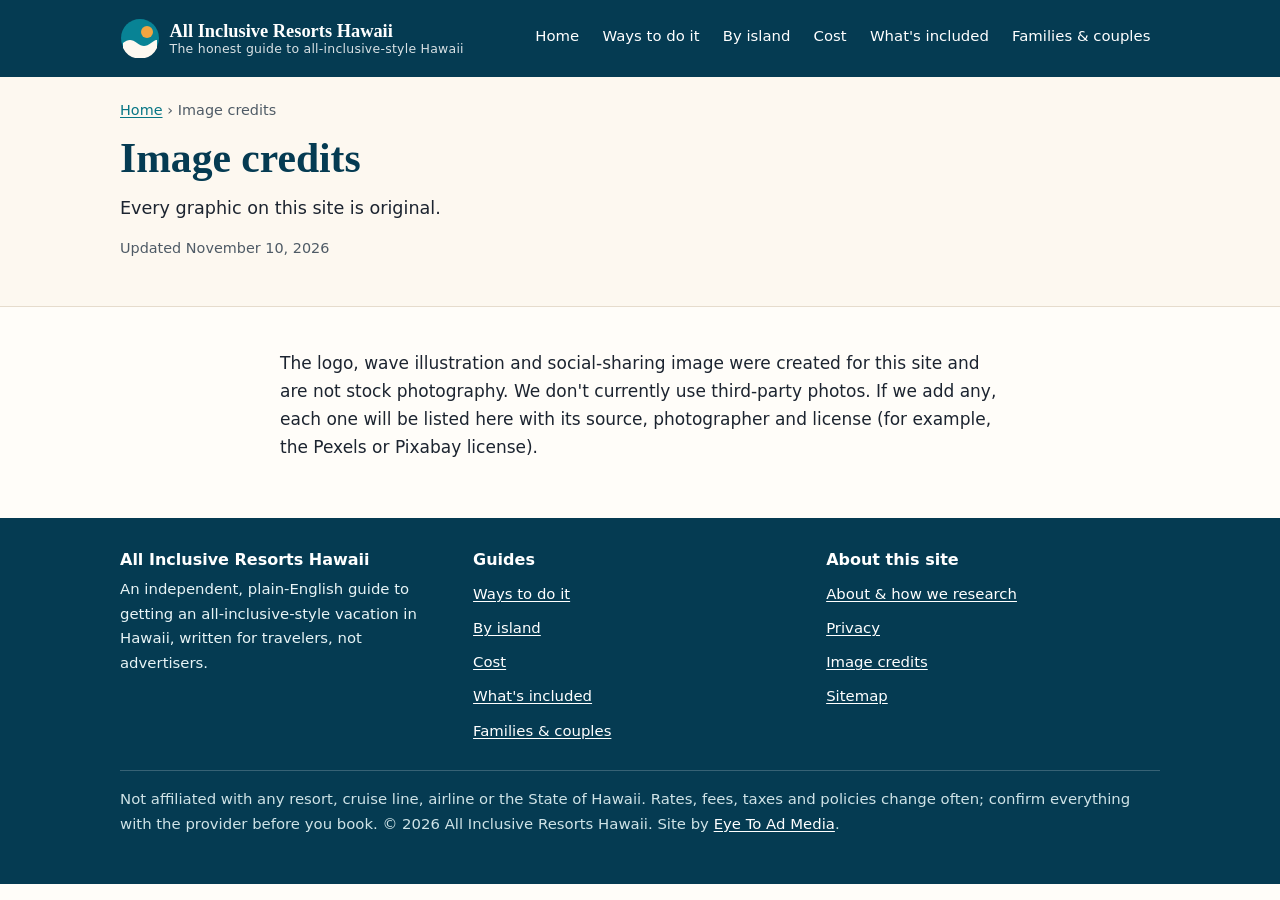
<file: image-credits/index.html>
<!DOCTYPE html>
<html lang="en">
<head>
<meta charset="utf-8">
<meta name="viewport" content="width=device-width, initial-scale=1">
<meta http-equiv="Content-Security-Policy" content="default-src 'self'; img-src 'self' data:; style-src 'self'; script-src 'self'; font-src 'self'; connect-src 'self'; object-src 'none'; base-uri 'self'; form-action 'self'">
<meta name="referrer" content="strict-origin-when-cross-origin">
<title>Image Credits | All Inclusive Resorts Hawaii</title>
<meta name="description" content="Image credits and licensing for All Inclusive Resorts Hawaii. All graphics on this site are original.">
<link rel="canonical" href="https://allinclusiveresortshawaii.com/image-credits/">
<meta name="robots" content="index, follow, max-image-preview:large, max-snippet:-1">
<meta name="theme-color" content="#053b52">
<link rel="icon" href="/favicon.svg" type="image/svg+xml">
<link rel="stylesheet" href="/assets/site.css">
<meta property="og:type" content="article">
<meta property="og:site_name" content="All Inclusive Resorts Hawaii">
<meta property="og:title" content="Image Credits | All Inclusive Resorts Hawaii">
<meta property="og:description" content="Image credits and licensing for All Inclusive Resorts Hawaii. All graphics on this site are original.">
<meta property="og:url" content="https://allinclusiveresortshawaii.com/image-credits/">
<meta property="og:image" content="https://allinclusiveresortshawaii.com/assets/og.jpg">
<meta property="og:image:width" content="1200">
<meta property="og:image:height" content="630">
<meta property="og:locale" content="en_US">
<meta name="twitter:card" content="summary_large_image">
<script type="application/ld+json">{"@context":"https://schema.org","@graph":[{"@type":"WebPage","headline":"Image credits","description":"Image credits and licensing for All Inclusive Resorts Hawaii. All graphics on this site are original.","url":"https://allinclusiveresortshawaii.com/image-credits/","mainEntityOfPage":"https://allinclusiveresortshawaii.com/image-credits/","datePublished":"2026-11-10","dateModified":"2026-11-10","inLanguage":"en-US","author":{"@type":"Organization","name":"All Inclusive Resorts Hawaii","url":"https://allinclusiveresortshawaii.com/about/"},"publisher":{"@type":"Organization","@id":"https://allinclusiveresortshawaii.com/#org","name":"All Inclusive Resorts Hawaii","url":"https://allinclusiveresortshawaii.com/","logo":"https://allinclusiveresortshawaii.com/assets/logo.png"},"image":"https://allinclusiveresortshawaii.com/assets/og.jpg"},{"@type":"BreadcrumbList","itemListElement":[{"@type":"ListItem","position":1,"name":"Home","item":"https://allinclusiveresortshawaii.com/"},{"@type":"ListItem","position":2,"name":"Image credits","item":"https://allinclusiveresortshawaii.com/image-credits/"}]}]}</script>
</head>
<body>
<a class="skip" href="#main">Skip to content</a>
<header class="site-head"><div class="wrap"><a class="brand" href="/"><svg width="40" height="40" viewBox="0 0 40 40" aria-hidden="true" focusable="false"><circle cx="20" cy="20" r="19" fill="#088395"/><circle cx="27" cy="14" r="6" fill="#f2a541"/><path d="M3 25c5-4 9-4 14 0s9 4 14 0 6-3 6-3v8a19 19 0 0 1-34 0z" fill="#fdf8f0"/></svg><span>All Inclusive Resorts Hawaii<small>The honest guide to all-inclusive-style Hawaii</small></span></a><nav aria-label="Main"><ul class="nav"><li><a href="/">Home</a></li><li><a href="/ways-to-go-all-inclusive-in-hawaii/">Ways to do it</a></li><li><a href="/islands/">By island</a></li><li><a href="/cost/">Cost</a></li><li><a href="/whats-included/">What&#x27;s included</a></li><li><a href="/families-and-couples/">Families &amp; couples</a></li></ul></nav></div></header>
<main id="main"><div class="page-head"><div class="wrap"><nav class="crumbs" aria-label="Breadcrumb"><ol><li><a href="/">Home</a></li><li aria-current="page">Image credits</li></ol></nav><h1>Image credits</h1><p class="lede">Every graphic on this site is original.</p><p class="meta">Updated <time datetime="2026-11-10">November 10, 2026</time></p></div></div>
<section class="section"><div class="wrap narrow">
<p>The logo, wave illustration and social-sharing image were created for this site and are not stock photography. We don't currently use third-party photos. If we add any, each one will be listed here with its source, photographer and license (for example, the Pexels or Pixabay license).</p>
</div></section>
</main>
<footer class="site-foot"><div class="wrap"><div class="foot-grid"><div><h2>All Inclusive Resorts Hawaii</h2><p>An independent, plain-English guide to getting an all-inclusive-style vacation in Hawaii, written for travelers, not advertisers.</p></div><div><h2>Guides</h2><ul><li><a href="/ways-to-go-all-inclusive-in-hawaii/">Ways to do it</a></li><li><a href="/islands/">By island</a></li><li><a href="/cost/">Cost</a></li><li><a href="/whats-included/">What&#x27;s included</a></li><li><a href="/families-and-couples/">Families &amp; couples</a></li></ul></div><div><h2>About this site</h2><ul><li><a href="/about/">About &amp; how we research</a></li><li><a href="/privacy/">Privacy</a></li><li><a href="/image-credits/">Image credits</a></li><li><a href="/sitemap.xml">Sitemap</a></li></ul></div></div><p class="fine">Not affiliated with any resort, cruise line, airline or the State of Hawaii. Rates, fees, taxes and policies change often; confirm everything with the provider before you book. © 2026 All Inclusive Resorts Hawaii. Site by <a href="https://www.eyetoad.com/" rel="nofollow">Eye To Ad Media</a>.</p></div></footer>
</body>
</html>
</file>
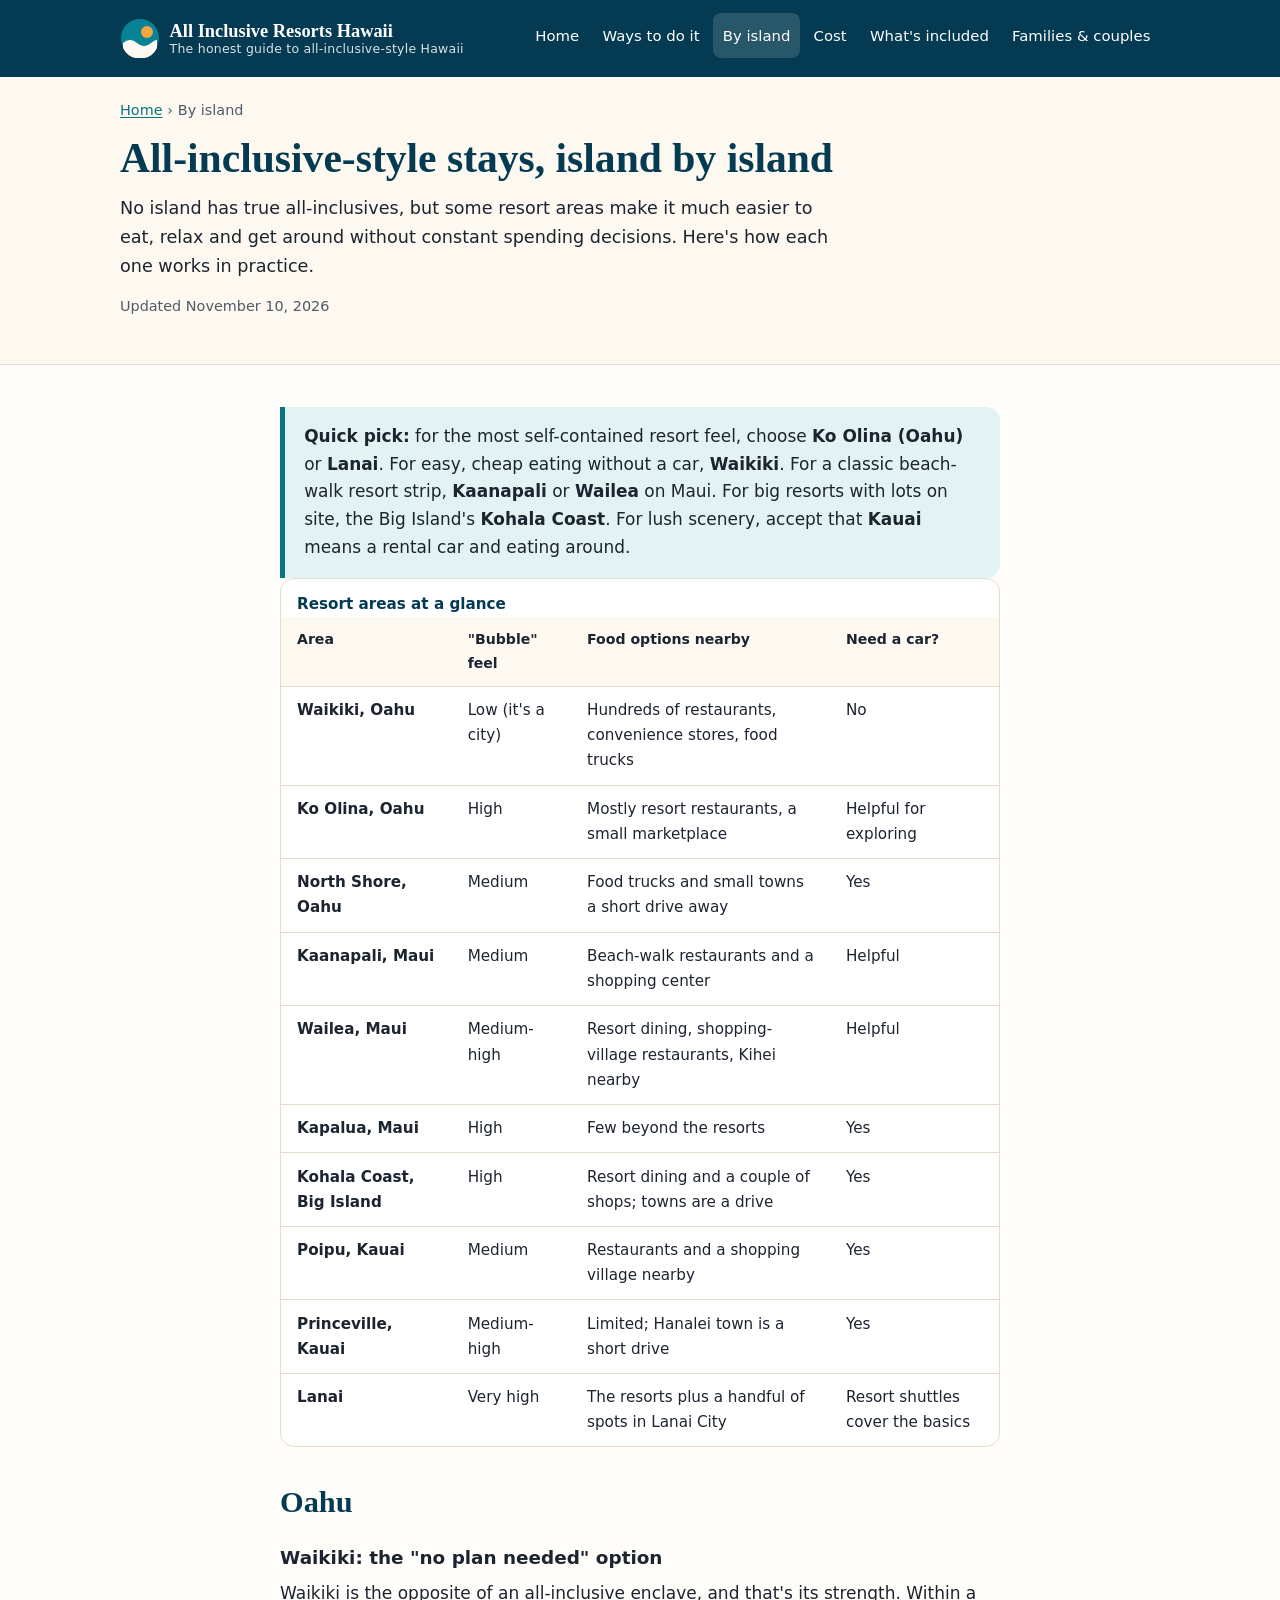
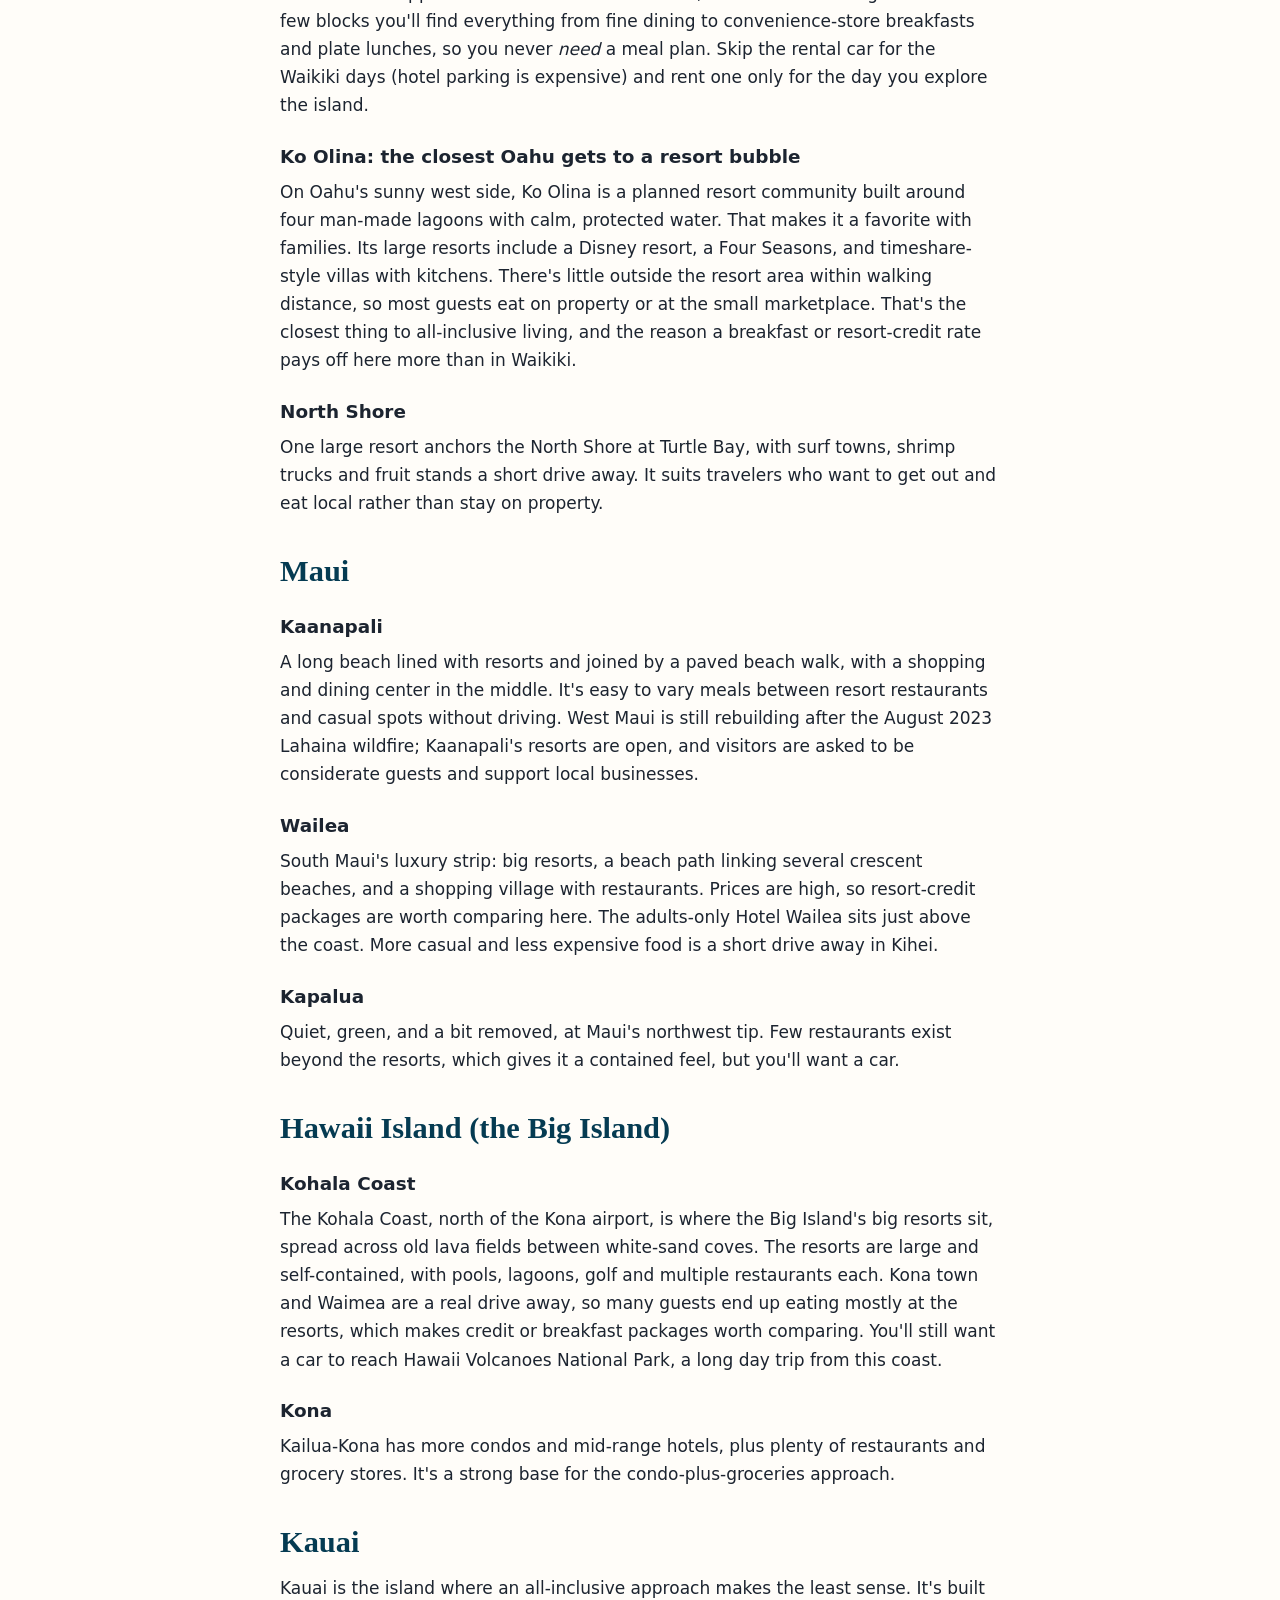
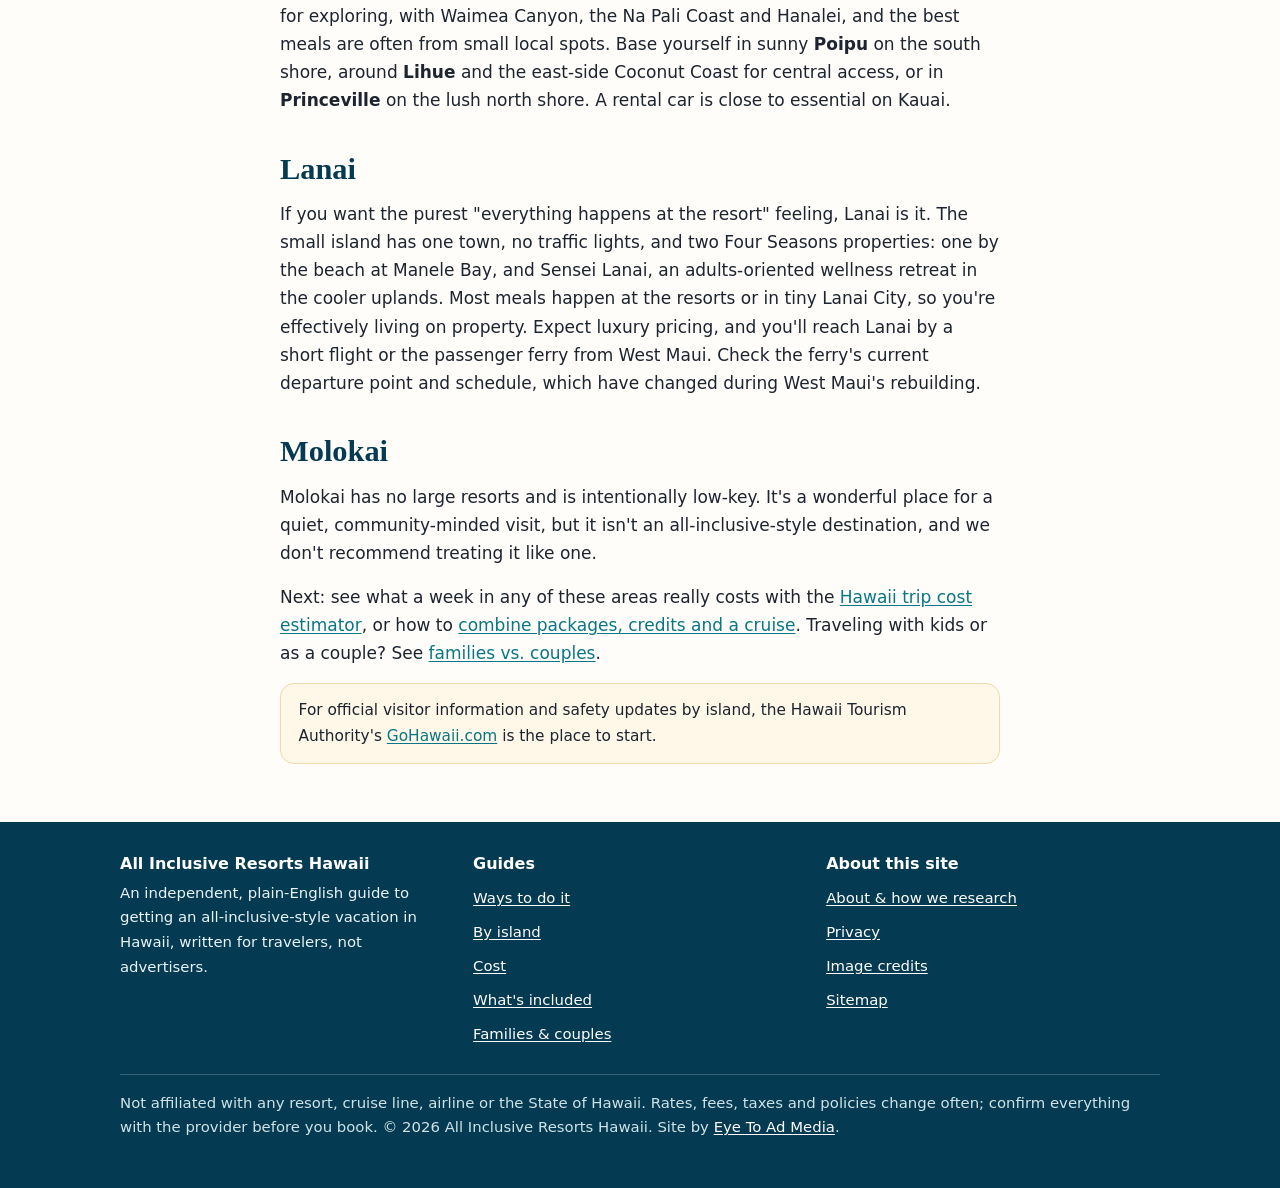
<file: islands/index.html>
<!DOCTYPE html>
<html lang="en">
<head>
<meta charset="utf-8">
<meta name="viewport" content="width=device-width, initial-scale=1">
<meta http-equiv="Content-Security-Policy" content="default-src 'self'; img-src 'self' data:; style-src 'self'; script-src 'self'; font-src 'self'; connect-src 'self'; object-src 'none'; base-uri 'self'; form-action 'self'">
<meta name="referrer" content="strict-origin-when-cross-origin">
<title>All-Inclusive-Style Hawaii by Island: Oahu, Maui, Kauai</title>
<meta name="description" content="Which Hawaiian island suits an all-inclusive-style stay? Resort areas on Oahu, Maui, the Big Island, Kauai and Lanai compared: food, cars, the bubble feel.">
<link rel="canonical" href="https://allinclusiveresortshawaii.com/islands/">
<meta name="robots" content="index, follow, max-image-preview:large, max-snippet:-1">
<meta name="theme-color" content="#053b52">
<link rel="icon" href="/favicon.svg" type="image/svg+xml">
<link rel="stylesheet" href="/assets/site.css">
<meta property="og:type" content="article">
<meta property="og:site_name" content="All Inclusive Resorts Hawaii">
<meta property="og:title" content="All-Inclusive-Style Hawaii by Island: Oahu, Maui, Kauai">
<meta property="og:description" content="Which Hawaiian island suits an all-inclusive-style stay? Resort areas on Oahu, Maui, the Big Island, Kauai and Lanai compared: food, cars, the bubble feel.">
<meta property="og:url" content="https://allinclusiveresortshawaii.com/islands/">
<meta property="og:image" content="https://allinclusiveresortshawaii.com/assets/og.jpg">
<meta property="og:image:width" content="1200">
<meta property="og:image:height" content="630">
<meta property="og:locale" content="en_US">
<meta name="twitter:card" content="summary_large_image">
<script type="application/ld+json">{"@context":"https://schema.org","@graph":[{"@type":"Article","headline":"All-inclusive-style stays, island by island","description":"Which Hawaiian island suits an all-inclusive-style stay? Resort areas on Oahu, Maui, the Big Island, Kauai and Lanai compared: food, cars, the bubble feel.","url":"https://allinclusiveresortshawaii.com/islands/","mainEntityOfPage":"https://allinclusiveresortshawaii.com/islands/","datePublished":"2026-11-10","dateModified":"2026-11-10","inLanguage":"en-US","author":{"@type":"Organization","name":"All Inclusive Resorts Hawaii","url":"https://allinclusiveresortshawaii.com/about/"},"publisher":{"@type":"Organization","@id":"https://allinclusiveresortshawaii.com/#org","name":"All Inclusive Resorts Hawaii","url":"https://allinclusiveresortshawaii.com/","logo":"https://allinclusiveresortshawaii.com/assets/logo.png"},"image":"https://allinclusiveresortshawaii.com/assets/og.jpg","about":{"@type":"Place","name":"Hawaii, United States"}},{"@type":"BreadcrumbList","itemListElement":[{"@type":"ListItem","position":1,"name":"Home","item":"https://allinclusiveresortshawaii.com/"},{"@type":"ListItem","position":2,"name":"By island","item":"https://allinclusiveresortshawaii.com/islands/"}]}]}</script>
</head>
<body>
<a class="skip" href="#main">Skip to content</a>
<header class="site-head"><div class="wrap"><a class="brand" href="/"><svg width="40" height="40" viewBox="0 0 40 40" aria-hidden="true" focusable="false"><circle cx="20" cy="20" r="19" fill="#088395"/><circle cx="27" cy="14" r="6" fill="#f2a541"/><path d="M3 25c5-4 9-4 14 0s9 4 14 0 6-3 6-3v8a19 19 0 0 1-34 0z" fill="#fdf8f0"/></svg><span>All Inclusive Resorts Hawaii<small>The honest guide to all-inclusive-style Hawaii</small></span></a><nav aria-label="Main"><ul class="nav"><li><a href="/">Home</a></li><li><a href="/ways-to-go-all-inclusive-in-hawaii/">Ways to do it</a></li><li><a href="/islands/" aria-current="page">By island</a></li><li><a href="/cost/">Cost</a></li><li><a href="/whats-included/">What&#x27;s included</a></li><li><a href="/families-and-couples/">Families &amp; couples</a></li></ul></nav></div></header>
<main id="main"><div class="page-head"><div class="wrap"><nav class="crumbs" aria-label="Breadcrumb"><ol><li><a href="/">Home</a></li><li aria-current="page">By island</li></ol></nav><h1>All-inclusive-style stays, island by island</h1><p class="lede">No island has true all-inclusives, but some resort areas make it much easier to eat, relax and get around without constant spending decisions. Here's how each one works in practice.</p><p class="meta">Updated <time datetime="2026-11-10">November 10, 2026</time></p></div></div>
<section class="section"><div class="wrap narrow">
<div class="answer"><p><strong>Quick pick:</strong> for the most self-contained resort feel, choose <strong>Ko Olina (Oahu)</strong> or <strong>Lanai</strong>. For easy, cheap eating without a car, <strong>Waikiki</strong>. For a classic beach-walk resort strip, <strong>Kaanapali</strong> or <strong>Wailea</strong> on Maui. For big resorts with lots on site, the Big Island's <strong>Kohala Coast</strong>. For lush scenery, accept that <strong>Kauai</strong> means a rental car and eating around.</p></div>

<div class="table-scroll"><table>
<caption>Resort areas at a glance</caption>
<thead><tr><th scope="col">Area</th><th scope="col">"Bubble" feel</th><th scope="col">Food options nearby</th><th scope="col">Need a car?</th></tr></thead>
<tbody>
<tr><th scope="row">Waikiki, Oahu</th><td>Low (it's a city)</td><td>Hundreds of restaurants, convenience stores, food trucks</td><td>No</td></tr>
<tr><th scope="row">Ko Olina, Oahu</th><td>High</td><td>Mostly resort restaurants, a small marketplace</td><td>Helpful for exploring</td></tr>
<tr><th scope="row">North Shore, Oahu</th><td>Medium</td><td>Food trucks and small towns a short drive away</td><td>Yes</td></tr>
<tr><th scope="row">Kaanapali, Maui</th><td>Medium</td><td>Beach-walk restaurants and a shopping center</td><td>Helpful</td></tr>
<tr><th scope="row">Wailea, Maui</th><td>Medium-high</td><td>Resort dining, shopping-village restaurants, Kihei nearby</td><td>Helpful</td></tr>
<tr><th scope="row">Kapalua, Maui</th><td>High</td><td>Few beyond the resorts</td><td>Yes</td></tr>
<tr><th scope="row">Kohala Coast, Big Island</th><td>High</td><td>Resort dining and a couple of shops; towns are a drive</td><td>Yes</td></tr>
<tr><th scope="row">Poipu, Kauai</th><td>Medium</td><td>Restaurants and a shopping village nearby</td><td>Yes</td></tr>
<tr><th scope="row">Princeville, Kauai</th><td>Medium-high</td><td>Limited; Hanalei town is a short drive</td><td>Yes</td></tr>
<tr><th scope="row">Lanai</th><td>Very high</td><td>The resorts plus a handful of spots in Lanai City</td><td>Resort shuttles cover the basics</td></tr>
</tbody></table></div>

<h2 id="oahu">Oahu</h2>
<h3>Waikiki: the "no plan needed" option</h3>
<p>Waikiki is the opposite of an all-inclusive enclave, and that's its strength. Within a few blocks you'll find everything from fine dining to convenience-store breakfasts and plate lunches, so you never <em>need</em> a meal plan. Skip the rental car for the Waikiki days (hotel parking is expensive) and rent one only for the day you explore the island.</p>
<h3>Ko Olina: the closest Oahu gets to a resort bubble</h3>
<p>On Oahu's sunny west side, Ko Olina is a planned resort community built around four man-made lagoons with calm, protected water. That makes it a favorite with families. Its large resorts include a Disney resort, a Four Seasons, and timeshare-style villas with kitchens. There's little outside the resort area within walking distance, so most guests eat on property or at the small marketplace. That's the closest thing to all-inclusive living, and the reason a breakfast or resort-credit rate pays off here more than in Waikiki.</p>
<h3>North Shore</h3>
<p>One large resort anchors the North Shore at Turtle Bay, with surf towns, shrimp trucks and fruit stands a short drive away. It suits travelers who want to get out and eat local rather than stay on property.</p>

<h2 id="maui">Maui</h2>
<h3>Kaanapali</h3>
<p>A long beach lined with resorts and joined by a paved beach walk, with a shopping and dining center in the middle. It's easy to vary meals between resort restaurants and casual spots without driving. West Maui is still rebuilding after the August 2023 Lahaina wildfire; Kaanapali's resorts are open, and visitors are asked to be considerate guests and support local businesses.</p>
<h3>Wailea</h3>
<p>South Maui's luxury strip: big resorts, a beach path linking several crescent beaches, and a shopping village with restaurants. Prices are high, so resort-credit packages are worth comparing here. The adults-only Hotel Wailea sits just above the coast. More casual and less expensive food is a short drive away in Kihei.</p>
<h3>Kapalua</h3>
<p>Quiet, green, and a bit removed, at Maui's northwest tip. Few restaurants exist beyond the resorts, which gives it a contained feel, but you'll want a car.</p>

<h2 id="big-island">Hawaii Island (the Big Island)</h2>
<h3>Kohala Coast</h3>
<p>The Kohala Coast, north of the Kona airport, is where the Big Island's big resorts sit, spread across old lava fields between white-sand coves. The resorts are large and self-contained, with pools, lagoons, golf and multiple restaurants each. Kona town and Waimea are a real drive away, so many guests end up eating mostly at the resorts, which makes credit or breakfast packages worth comparing. You'll still want a car to reach Hawaii Volcanoes National Park, a long day trip from this coast.</p>
<h3>Kona</h3>
<p>Kailua-Kona has more condos and mid-range hotels, plus plenty of restaurants and grocery stores. It's a strong base for the condo-plus-groceries approach.</p>

<h2 id="kauai">Kauai</h2>
<p>Kauai is the island where an all-inclusive approach makes the least sense. It's built for exploring, with Waimea Canyon, the Na Pali Coast and Hanalei, and the best meals are often from small local spots. Base yourself in sunny <strong>Poipu</strong> on the south shore, around <strong>Lihue</strong> and the east-side Coconut Coast for central access, or in <strong>Princeville</strong> on the lush north shore. A rental car is close to essential on Kauai.</p>

<h2 id="lanai">Lanai</h2>
<p>If you want the purest "everything happens at the resort" feeling, Lanai is it. The small island has one town, no traffic lights, and two Four Seasons properties: one by the beach at Manele Bay, and Sensei Lanai, an adults-oriented wellness retreat in the cooler uplands. Most meals happen at the resorts or in tiny Lanai City, so you're effectively living on property. Expect luxury pricing, and you'll reach Lanai by a short flight or the passenger ferry from West Maui. Check the ferry's current departure point and schedule, which have changed during West Maui's rebuilding.</p>

<h2 id="molokai">Molokai</h2>
<p>Molokai has no large resorts and is intentionally low-key. It's a wonderful place for a quiet, community-minded visit, but it isn't an all-inclusive-style destination, and we don't recommend treating it like one.</p>

<p>Next: see what a week in any of these areas really costs with the <a href="/cost/">Hawaii trip cost estimator</a>, or how to <a href="/ways-to-go-all-inclusive-in-hawaii/">combine packages, credits and a cruise</a>. Traveling with kids or as a couple? See <a href="/families-and-couples/">families vs. couples</a>.</p>
<p class="note">For official visitor information and safety updates by island, the Hawaii Tourism Authority's <a href="https://www.gohawaii.com/" rel="noopener">GoHawaii.com</a> is the place to start.</p>
</div></section>
</main>
<footer class="site-foot"><div class="wrap"><div class="foot-grid"><div><h2>All Inclusive Resorts Hawaii</h2><p>An independent, plain-English guide to getting an all-inclusive-style vacation in Hawaii, written for travelers, not advertisers.</p></div><div><h2>Guides</h2><ul><li><a href="/ways-to-go-all-inclusive-in-hawaii/">Ways to do it</a></li><li><a href="/islands/">By island</a></li><li><a href="/cost/">Cost</a></li><li><a href="/whats-included/">What&#x27;s included</a></li><li><a href="/families-and-couples/">Families &amp; couples</a></li></ul></div><div><h2>About this site</h2><ul><li><a href="/about/">About &amp; how we research</a></li><li><a href="/privacy/">Privacy</a></li><li><a href="/image-credits/">Image credits</a></li><li><a href="/sitemap.xml">Sitemap</a></li></ul></div></div><p class="fine">Not affiliated with any resort, cruise line, airline or the State of Hawaii. Rates, fees, taxes and policies change often; confirm everything with the provider before you book. © 2026 All Inclusive Resorts Hawaii. Site by <a href="https://www.eyetoad.com/" rel="nofollow">Eye To Ad Media</a>.</p></div></footer>
</body>
</html>
</file>
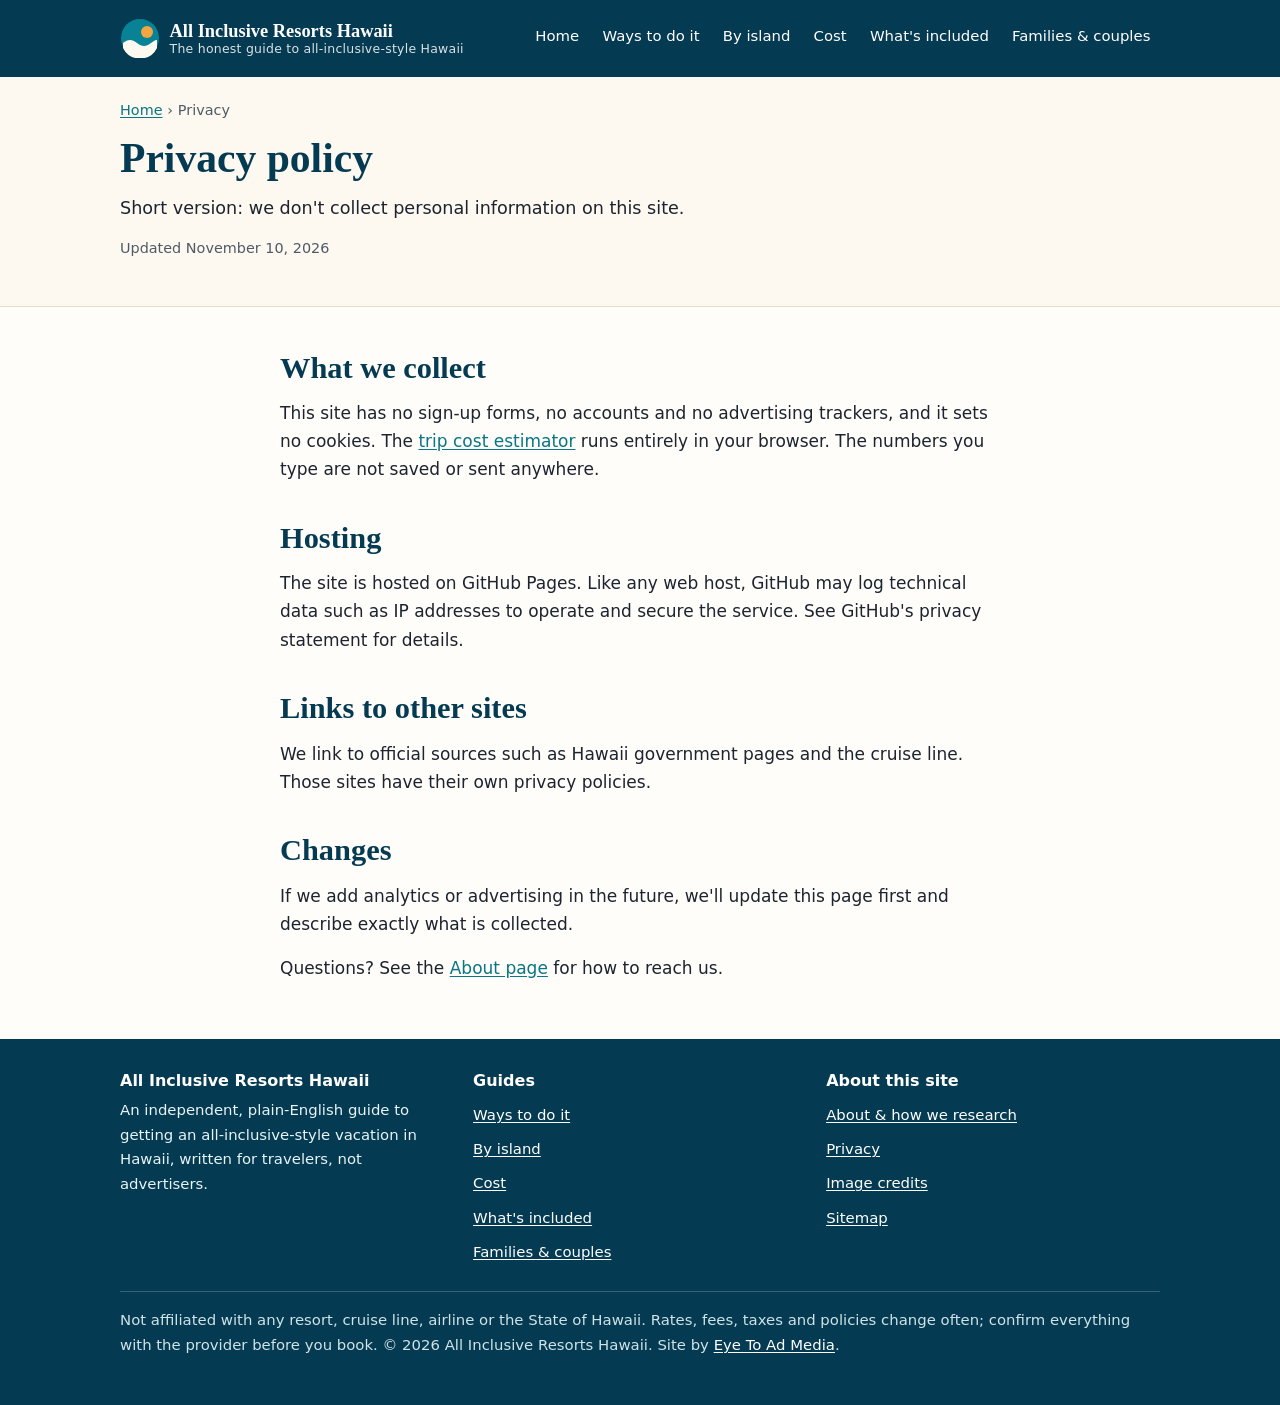
<file: privacy/index.html>
<!DOCTYPE html>
<html lang="en">
<head>
<meta charset="utf-8">
<meta name="viewport" content="width=device-width, initial-scale=1">
<meta http-equiv="Content-Security-Policy" content="default-src 'self'; img-src 'self' data:; style-src 'self'; script-src 'self'; font-src 'self'; connect-src 'self'; object-src 'none'; base-uri 'self'; form-action 'self'">
<meta name="referrer" content="strict-origin-when-cross-origin">
<title>Privacy Policy | All Inclusive Resorts Hawaii</title>
<meta name="description" content="Privacy policy for All Inclusive Resorts Hawaii: no forms, no accounts, no ad trackers. The cost estimator runs only in your browser.">
<link rel="canonical" href="https://allinclusiveresortshawaii.com/privacy/">
<meta name="robots" content="index, follow, max-image-preview:large, max-snippet:-1">
<meta name="theme-color" content="#053b52">
<link rel="icon" href="/favicon.svg" type="image/svg+xml">
<link rel="stylesheet" href="/assets/site.css">
<meta property="og:type" content="article">
<meta property="og:site_name" content="All Inclusive Resorts Hawaii">
<meta property="og:title" content="Privacy Policy | All Inclusive Resorts Hawaii">
<meta property="og:description" content="Privacy policy for All Inclusive Resorts Hawaii: no forms, no accounts, no ad trackers. The cost estimator runs only in your browser.">
<meta property="og:url" content="https://allinclusiveresortshawaii.com/privacy/">
<meta property="og:image" content="https://allinclusiveresortshawaii.com/assets/og.jpg">
<meta property="og:image:width" content="1200">
<meta property="og:image:height" content="630">
<meta property="og:locale" content="en_US">
<meta name="twitter:card" content="summary_large_image">
<script type="application/ld+json">{"@context":"https://schema.org","@graph":[{"@type":"WebPage","headline":"Privacy policy","description":"Privacy policy for All Inclusive Resorts Hawaii: no forms, no accounts, no ad trackers. The cost estimator runs only in your browser.","url":"https://allinclusiveresortshawaii.com/privacy/","mainEntityOfPage":"https://allinclusiveresortshawaii.com/privacy/","datePublished":"2026-11-10","dateModified":"2026-11-10","inLanguage":"en-US","author":{"@type":"Organization","name":"All Inclusive Resorts Hawaii","url":"https://allinclusiveresortshawaii.com/about/"},"publisher":{"@type":"Organization","@id":"https://allinclusiveresortshawaii.com/#org","name":"All Inclusive Resorts Hawaii","url":"https://allinclusiveresortshawaii.com/","logo":"https://allinclusiveresortshawaii.com/assets/logo.png"},"image":"https://allinclusiveresortshawaii.com/assets/og.jpg"},{"@type":"BreadcrumbList","itemListElement":[{"@type":"ListItem","position":1,"name":"Home","item":"https://allinclusiveresortshawaii.com/"},{"@type":"ListItem","position":2,"name":"Privacy","item":"https://allinclusiveresortshawaii.com/privacy/"}]}]}</script>
</head>
<body>
<a class="skip" href="#main">Skip to content</a>
<header class="site-head"><div class="wrap"><a class="brand" href="/"><svg width="40" height="40" viewBox="0 0 40 40" aria-hidden="true" focusable="false"><circle cx="20" cy="20" r="19" fill="#088395"/><circle cx="27" cy="14" r="6" fill="#f2a541"/><path d="M3 25c5-4 9-4 14 0s9 4 14 0 6-3 6-3v8a19 19 0 0 1-34 0z" fill="#fdf8f0"/></svg><span>All Inclusive Resorts Hawaii<small>The honest guide to all-inclusive-style Hawaii</small></span></a><nav aria-label="Main"><ul class="nav"><li><a href="/">Home</a></li><li><a href="/ways-to-go-all-inclusive-in-hawaii/">Ways to do it</a></li><li><a href="/islands/">By island</a></li><li><a href="/cost/">Cost</a></li><li><a href="/whats-included/">What&#x27;s included</a></li><li><a href="/families-and-couples/">Families &amp; couples</a></li></ul></nav></div></header>
<main id="main"><div class="page-head"><div class="wrap"><nav class="crumbs" aria-label="Breadcrumb"><ol><li><a href="/">Home</a></li><li aria-current="page">Privacy</li></ol></nav><h1>Privacy policy</h1><p class="lede">Short version: we don't collect personal information on this site.</p><p class="meta">Updated <time datetime="2026-11-10">November 10, 2026</time></p></div></div>
<section class="section"><div class="wrap narrow">
<h2>What we collect</h2>
<p>This site has no sign-up forms, no accounts and no advertising trackers, and it sets no cookies. The <a href="/cost/">trip cost estimator</a> runs entirely in your browser. The numbers you type are not saved or sent anywhere.</p>
<h2>Hosting</h2>
<p>The site is hosted on GitHub Pages. Like any web host, GitHub may log technical data such as IP addresses to operate and secure the service. See GitHub's privacy statement for details.</p>
<h2>Links to other sites</h2>
<p>We link to official sources such as Hawaii government pages and the cruise line. Those sites have their own privacy policies.</p>
<h2>Changes</h2>
<p>If we add analytics or advertising in the future, we'll update this page first and describe exactly what is collected.</p>
<p>Questions? See the <a href="/about/">About page</a> for how to reach us.</p>
</div></section>
</main>
<footer class="site-foot"><div class="wrap"><div class="foot-grid"><div><h2>All Inclusive Resorts Hawaii</h2><p>An independent, plain-English guide to getting an all-inclusive-style vacation in Hawaii, written for travelers, not advertisers.</p></div><div><h2>Guides</h2><ul><li><a href="/ways-to-go-all-inclusive-in-hawaii/">Ways to do it</a></li><li><a href="/islands/">By island</a></li><li><a href="/cost/">Cost</a></li><li><a href="/whats-included/">What&#x27;s included</a></li><li><a href="/families-and-couples/">Families &amp; couples</a></li></ul></div><div><h2>About this site</h2><ul><li><a href="/about/">About &amp; how we research</a></li><li><a href="/privacy/">Privacy</a></li><li><a href="/image-credits/">Image credits</a></li><li><a href="/sitemap.xml">Sitemap</a></li></ul></div></div><p class="fine">Not affiliated with any resort, cruise line, airline or the State of Hawaii. Rates, fees, taxes and policies change often; confirm everything with the provider before you book. © 2026 All Inclusive Resorts Hawaii. Site by <a href="https://www.eyetoad.com/" rel="nofollow">Eye To Ad Media</a>.</p></div></footer>
</body>
</html>
</file>
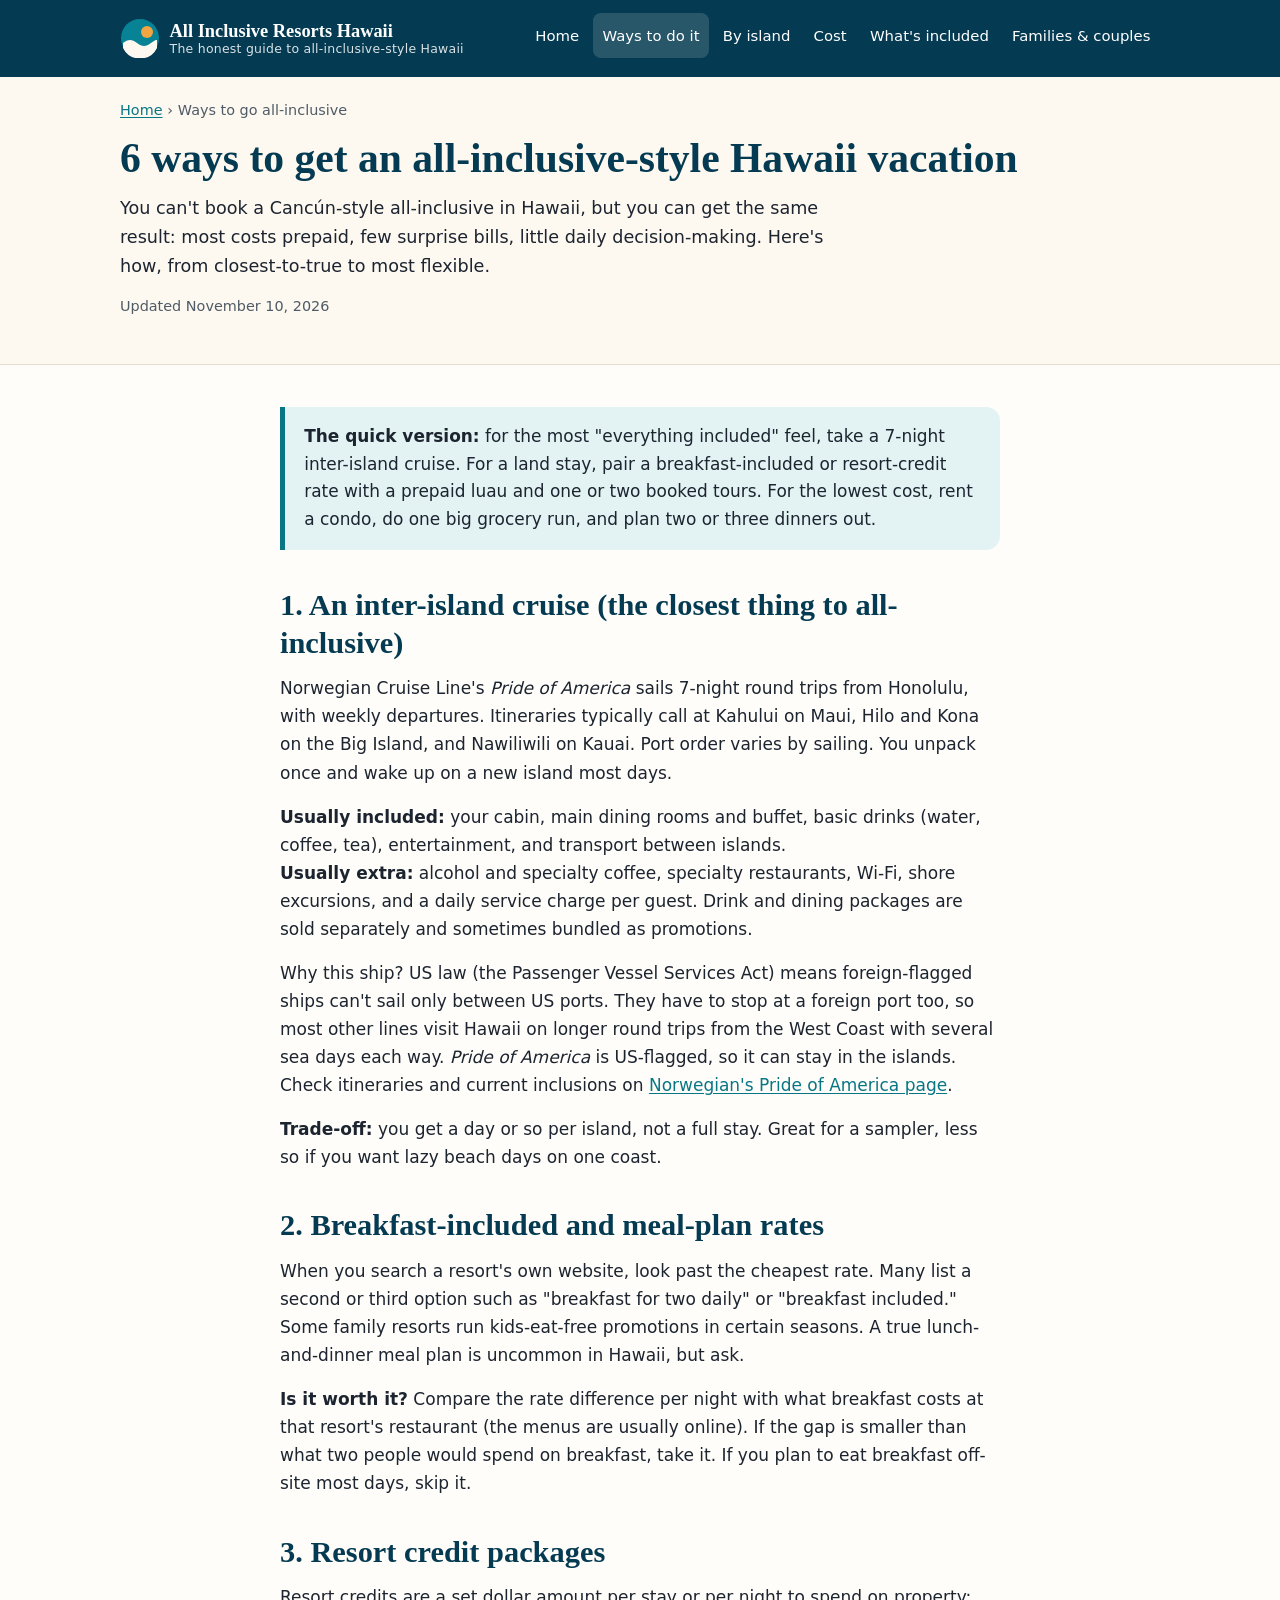
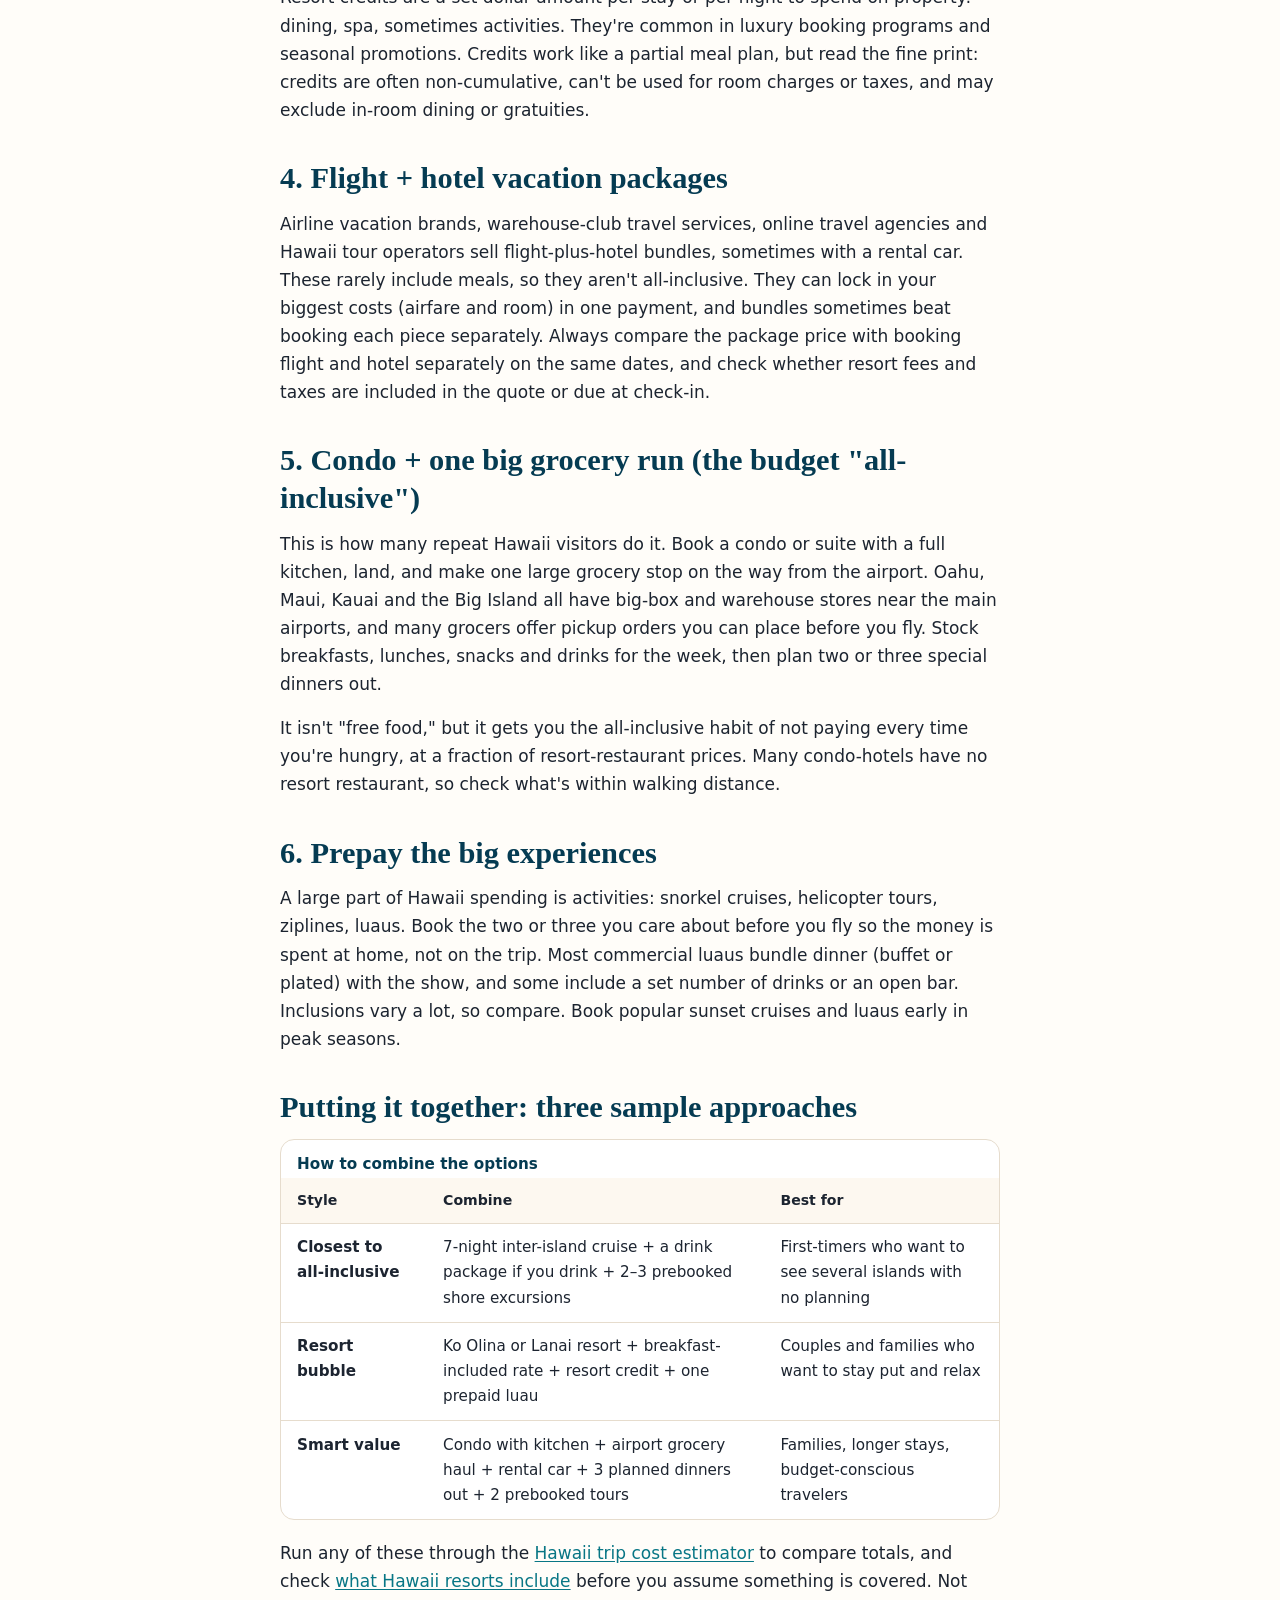
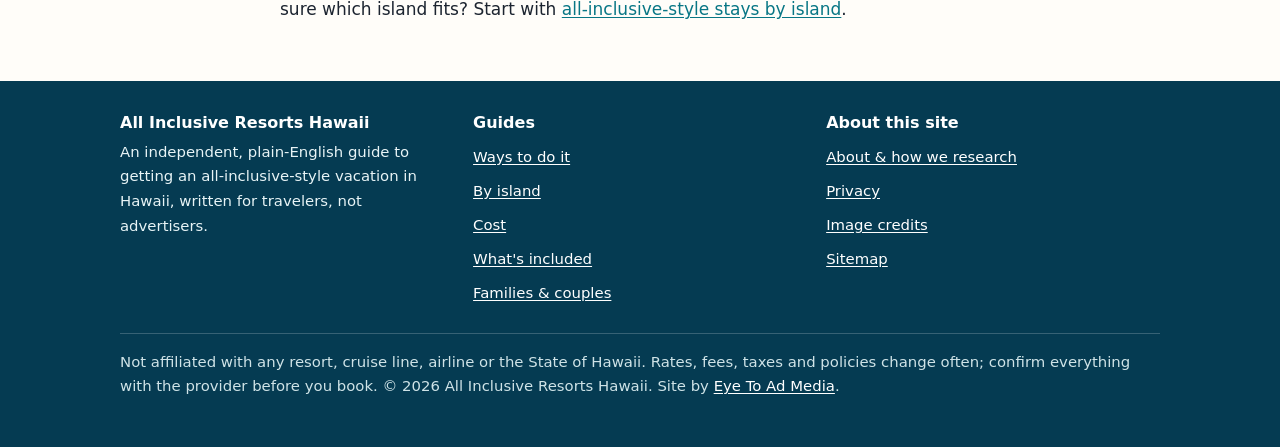
<file: ways-to-go-all-inclusive-in-hawaii/index.html>
<!DOCTYPE html>
<html lang="en">
<head>
<meta charset="utf-8">
<meta name="viewport" content="width=device-width, initial-scale=1">
<meta http-equiv="Content-Security-Policy" content="default-src 'self'; img-src 'self' data:; style-src 'self'; script-src 'self'; font-src 'self'; connect-src 'self'; object-src 'none'; base-uri 'self'; form-action 'self'">
<meta name="referrer" content="strict-origin-when-cross-origin">
<title>6 Ways to Do an All-Inclusive-Style Hawaii Trip (2026)</title>
<meta name="description" content="Hawaii has almost no all-inclusive resorts, so build one: meal-plan rates, resort credits, a 7-night inter-island cruise, condo + groceries, packages.">
<link rel="canonical" href="https://allinclusiveresortshawaii.com/ways-to-go-all-inclusive-in-hawaii/">
<meta name="robots" content="index, follow, max-image-preview:large, max-snippet:-1">
<meta name="theme-color" content="#053b52">
<link rel="icon" href="/favicon.svg" type="image/svg+xml">
<link rel="stylesheet" href="/assets/site.css">
<meta property="og:type" content="article">
<meta property="og:site_name" content="All Inclusive Resorts Hawaii">
<meta property="og:title" content="6 Ways to Do an All-Inclusive-Style Hawaii Trip (2026)">
<meta property="og:description" content="Hawaii has almost no all-inclusive resorts, so build one: meal-plan rates, resort credits, a 7-night inter-island cruise, condo + groceries, packages.">
<meta property="og:url" content="https://allinclusiveresortshawaii.com/ways-to-go-all-inclusive-in-hawaii/">
<meta property="og:image" content="https://allinclusiveresortshawaii.com/assets/og.jpg">
<meta property="og:image:width" content="1200">
<meta property="og:image:height" content="630">
<meta property="og:locale" content="en_US">
<meta name="twitter:card" content="summary_large_image">
<script type="application/ld+json">{"@context":"https://schema.org","@graph":[{"@type":"Article","headline":"6 ways to get an all-inclusive-style Hawaii vacation","description":"Hawaii has almost no all-inclusive resorts, so build one: meal-plan rates, resort credits, a 7-night inter-island cruise, condo + groceries, packages.","url":"https://allinclusiveresortshawaii.com/ways-to-go-all-inclusive-in-hawaii/","mainEntityOfPage":"https://allinclusiveresortshawaii.com/ways-to-go-all-inclusive-in-hawaii/","datePublished":"2026-11-10","dateModified":"2026-11-10","inLanguage":"en-US","author":{"@type":"Organization","name":"All Inclusive Resorts Hawaii","url":"https://allinclusiveresortshawaii.com/about/"},"publisher":{"@type":"Organization","@id":"https://allinclusiveresortshawaii.com/#org","name":"All Inclusive Resorts Hawaii","url":"https://allinclusiveresortshawaii.com/","logo":"https://allinclusiveresortshawaii.com/assets/logo.png"},"image":"https://allinclusiveresortshawaii.com/assets/og.jpg","about":{"@type":"Place","name":"Hawaii, United States"}},{"@type":"BreadcrumbList","itemListElement":[{"@type":"ListItem","position":1,"name":"Home","item":"https://allinclusiveresortshawaii.com/"},{"@type":"ListItem","position":2,"name":"Ways to go all-inclusive","item":"https://allinclusiveresortshawaii.com/ways-to-go-all-inclusive-in-hawaii/"}]}]}</script>
</head>
<body>
<a class="skip" href="#main">Skip to content</a>
<header class="site-head"><div class="wrap"><a class="brand" href="/"><svg width="40" height="40" viewBox="0 0 40 40" aria-hidden="true" focusable="false"><circle cx="20" cy="20" r="19" fill="#088395"/><circle cx="27" cy="14" r="6" fill="#f2a541"/><path d="M3 25c5-4 9-4 14 0s9 4 14 0 6-3 6-3v8a19 19 0 0 1-34 0z" fill="#fdf8f0"/></svg><span>All Inclusive Resorts Hawaii<small>The honest guide to all-inclusive-style Hawaii</small></span></a><nav aria-label="Main"><ul class="nav"><li><a href="/">Home</a></li><li><a href="/ways-to-go-all-inclusive-in-hawaii/" aria-current="page">Ways to do it</a></li><li><a href="/islands/">By island</a></li><li><a href="/cost/">Cost</a></li><li><a href="/whats-included/">What&#x27;s included</a></li><li><a href="/families-and-couples/">Families &amp; couples</a></li></ul></nav></div></header>
<main id="main"><div class="page-head"><div class="wrap"><nav class="crumbs" aria-label="Breadcrumb"><ol><li><a href="/">Home</a></li><li aria-current="page">Ways to go all-inclusive</li></ol></nav><h1>6 ways to get an all-inclusive-style Hawaii vacation</h1><p class="lede">You can't book a Cancún-style all-inclusive in Hawaii, but you can get the same result: most costs prepaid, few surprise bills, little daily decision-making. Here's how, from closest-to-true to most flexible.</p><p class="meta">Updated <time datetime="2026-11-10">November 10, 2026</time></p></div></div>
<section class="section"><div class="wrap narrow">
<div class="answer"><p><strong>The quick version:</strong> for the most "everything included" feel, take a 7-night inter-island cruise. For a land stay, pair a breakfast-included or resort-credit rate with a prepaid luau and one or two booked tours. For the lowest cost, rent a condo, do one big grocery run, and plan two or three dinners out.</p></div>

<h2>1. An inter-island cruise (the closest thing to all-inclusive)</h2>
<p>Norwegian Cruise Line's <em>Pride of America</em> sails 7-night round trips from Honolulu, with weekly departures. Itineraries typically call at Kahului on Maui, Hilo and Kona on the Big Island, and Nawiliwili on Kauai. Port order varies by sailing. You unpack once and wake up on a new island most days.</p>
<p><strong>Usually included:</strong> your cabin, main dining rooms and buffet, basic drinks (water, coffee, tea), entertainment, and transport between islands.<br>
<strong>Usually extra:</strong> alcohol and specialty coffee, specialty restaurants, Wi-Fi, shore excursions, and a daily service charge per guest. Drink and dining packages are sold separately and sometimes bundled as promotions.</p>
<p>Why this ship? US law (the Passenger Vessel Services Act) means foreign-flagged ships can't sail only between US ports. They have to stop at a foreign port too, so most other lines visit Hawaii on longer round trips from the West Coast with several sea days each way. <em>Pride of America</em> is US-flagged, so it can stay in the islands. Check itineraries and current inclusions on <a href="https://www.ncl.com/cruise-ships/pride-of-america" rel="noopener">Norwegian's Pride of America page</a>.</p>
<p><strong>Trade-off:</strong> you get a day or so per island, not a full stay. Great for a sampler, less so if you want lazy beach days on one coast.</p>

<h2>2. Breakfast-included and meal-plan rates</h2>
<p>When you search a resort's own website, look past the cheapest rate. Many list a second or third option such as "breakfast for two daily" or "breakfast included." Some family resorts run kids-eat-free promotions in certain seasons. A true lunch-and-dinner meal plan is uncommon in Hawaii, but ask.</p>
<p><strong>Is it worth it?</strong> Compare the rate difference per night with what breakfast costs at that resort's restaurant (the menus are usually online). If the gap is smaller than what two people would spend on breakfast, take it. If you plan to eat breakfast off-site most days, skip it.</p>

<h2>3. Resort credit packages</h2>
<p>Resort credits are a set dollar amount per stay or per night to spend on property: dining, spa, sometimes activities. They're common in luxury booking programs and seasonal promotions. Credits work like a partial meal plan, but read the fine print: credits are often non-cumulative, can't be used for room charges or taxes, and may exclude in-room dining or gratuities.</p>

<h2>4. Flight + hotel vacation packages</h2>
<p>Airline vacation brands, warehouse-club travel services, online travel agencies and Hawaii tour operators sell flight-plus-hotel bundles, sometimes with a rental car. These rarely include meals, so they aren't all-inclusive. They can lock in your biggest costs (airfare and room) in one payment, and bundles sometimes beat booking each piece separately. Always compare the package price with booking flight and hotel separately on the same dates, and check whether resort fees and taxes are included in the quote or due at check-in.</p>

<h2>5. Condo + one big grocery run (the budget "all-inclusive")</h2>
<p>This is how many repeat Hawaii visitors do it. Book a condo or suite with a full kitchen, land, and make one large grocery stop on the way from the airport. Oahu, Maui, Kauai and the Big Island all have big-box and warehouse stores near the main airports, and many grocers offer pickup orders you can place before you fly. Stock breakfasts, lunches, snacks and drinks for the week, then plan two or three special dinners out.</p>
<p>It isn't "free food," but it gets you the all-inclusive habit of not paying every time you're hungry, at a fraction of resort-restaurant prices. Many condo-hotels have no resort restaurant, so check what's within walking distance.</p>

<h2>6. Prepay the big experiences</h2>
<p>A large part of Hawaii spending is activities: snorkel cruises, helicopter tours, ziplines, luaus. Book the two or three you care about before you fly so the money is spent at home, not on the trip. Most commercial luaus bundle dinner (buffet or plated) with the show, and some include a set number of drinks or an open bar. Inclusions vary a lot, so compare. Book popular sunset cruises and luaus early in peak seasons.</p>

<h2>Putting it together: three sample approaches</h2>
<div class="table-scroll"><table>
<caption>How to combine the options</caption>
<thead><tr><th scope="col">Style</th><th scope="col">Combine</th><th scope="col">Best for</th></tr></thead>
<tbody>
<tr><th scope="row">Closest to all-inclusive</th><td>7-night inter-island cruise + a drink package if you drink + 2–3 prebooked shore excursions</td><td>First-timers who want to see several islands with no planning</td></tr>
<tr><th scope="row">Resort bubble</th><td>Ko Olina or Lanai resort + breakfast-included rate + resort credit + one prepaid luau</td><td>Couples and families who want to stay put and relax</td></tr>
<tr><th scope="row">Smart value</th><td>Condo with kitchen + airport grocery haul + rental car + 3 planned dinners out + 2 prebooked tours</td><td>Families, longer stays, budget-conscious travelers</td></tr>
</tbody></table></div>
<p>Run any of these through the <a href="/cost/">Hawaii trip cost estimator</a> to compare totals, and check <a href="/whats-included/">what Hawaii resorts include</a> before you assume something is covered. Not sure which island fits? Start with <a href="/islands/">all-inclusive-style stays by island</a>.</p>
</div></section>
</main>
<footer class="site-foot"><div class="wrap"><div class="foot-grid"><div><h2>All Inclusive Resorts Hawaii</h2><p>An independent, plain-English guide to getting an all-inclusive-style vacation in Hawaii, written for travelers, not advertisers.</p></div><div><h2>Guides</h2><ul><li><a href="/ways-to-go-all-inclusive-in-hawaii/">Ways to do it</a></li><li><a href="/islands/">By island</a></li><li><a href="/cost/">Cost</a></li><li><a href="/whats-included/">What&#x27;s included</a></li><li><a href="/families-and-couples/">Families &amp; couples</a></li></ul></div><div><h2>About this site</h2><ul><li><a href="/about/">About &amp; how we research</a></li><li><a href="/privacy/">Privacy</a></li><li><a href="/image-credits/">Image credits</a></li><li><a href="/sitemap.xml">Sitemap</a></li></ul></div></div><p class="fine">Not affiliated with any resort, cruise line, airline or the State of Hawaii. Rates, fees, taxes and policies change often; confirm everything with the provider before you book. © 2026 All Inclusive Resorts Hawaii. Site by <a href="https://www.eyetoad.com/" rel="nofollow">Eye To Ad Media</a>.</p></div></footer>
</body>
</html>
</file>
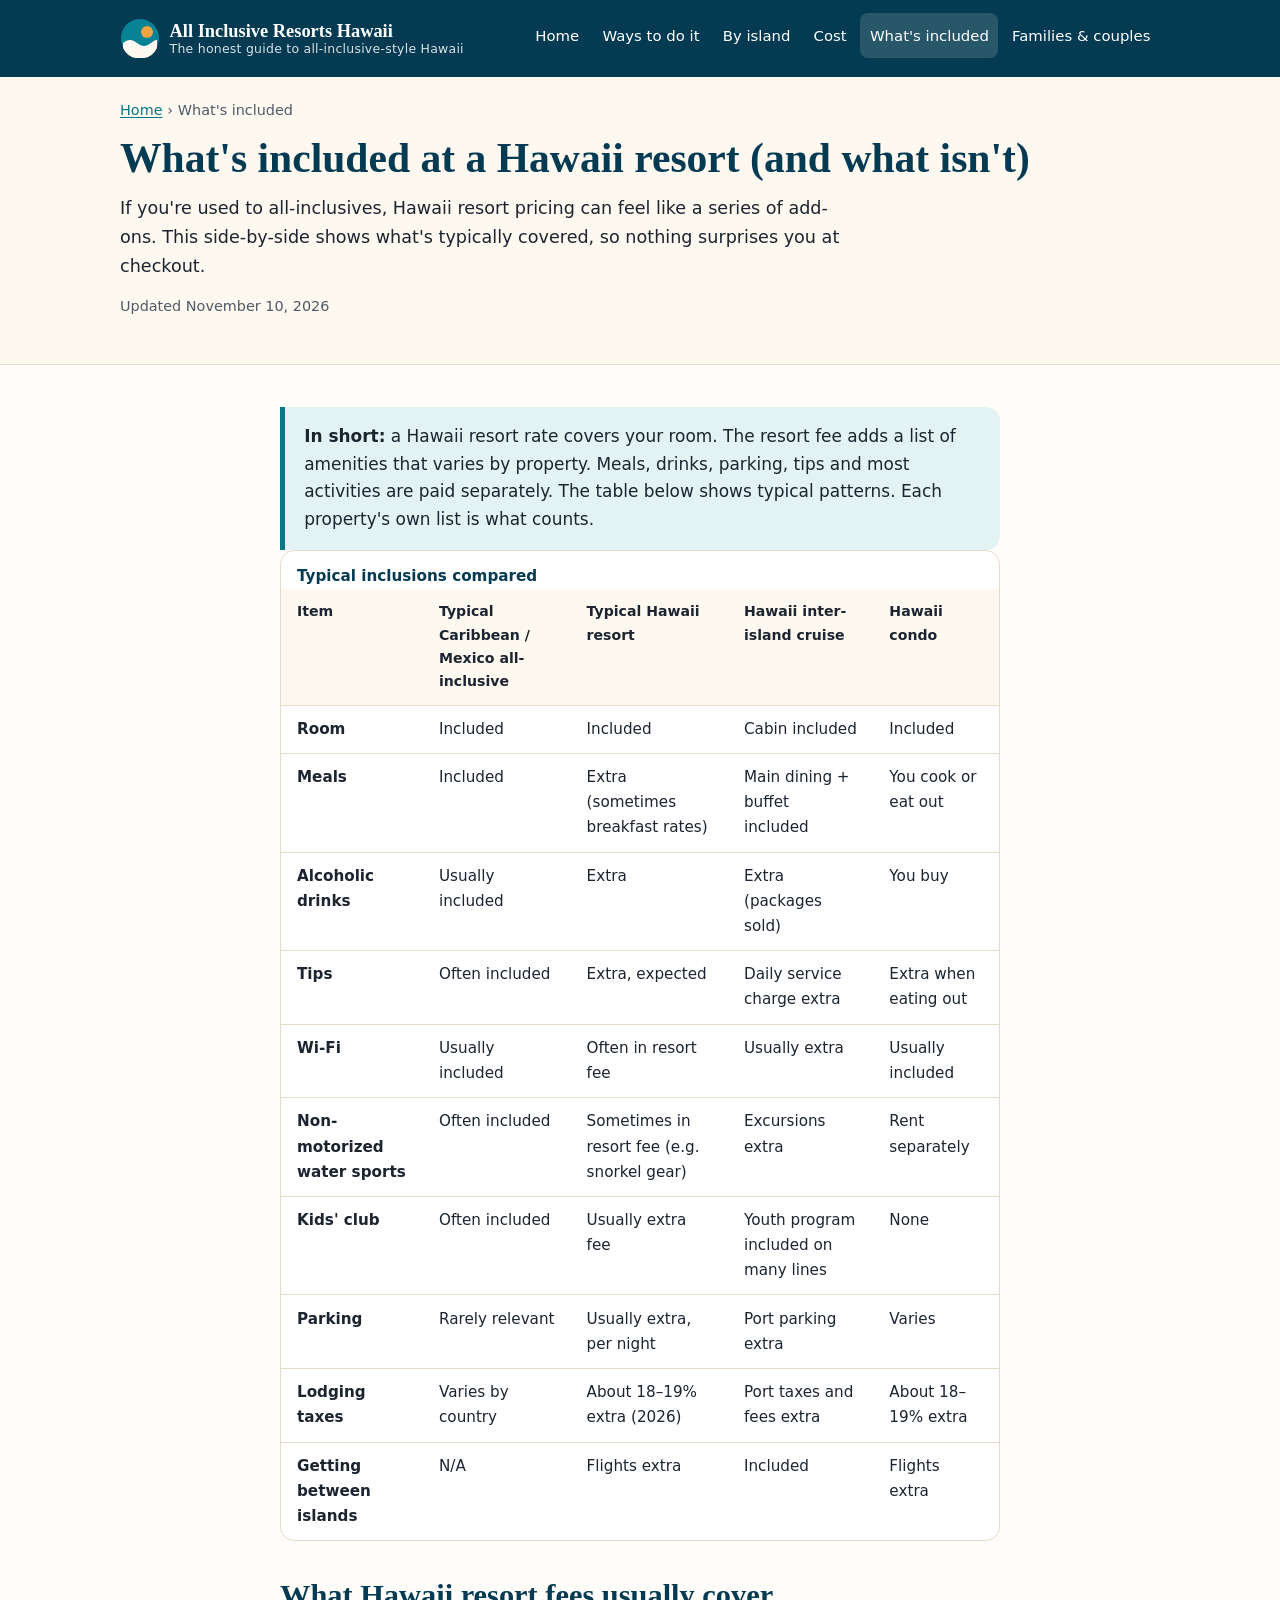
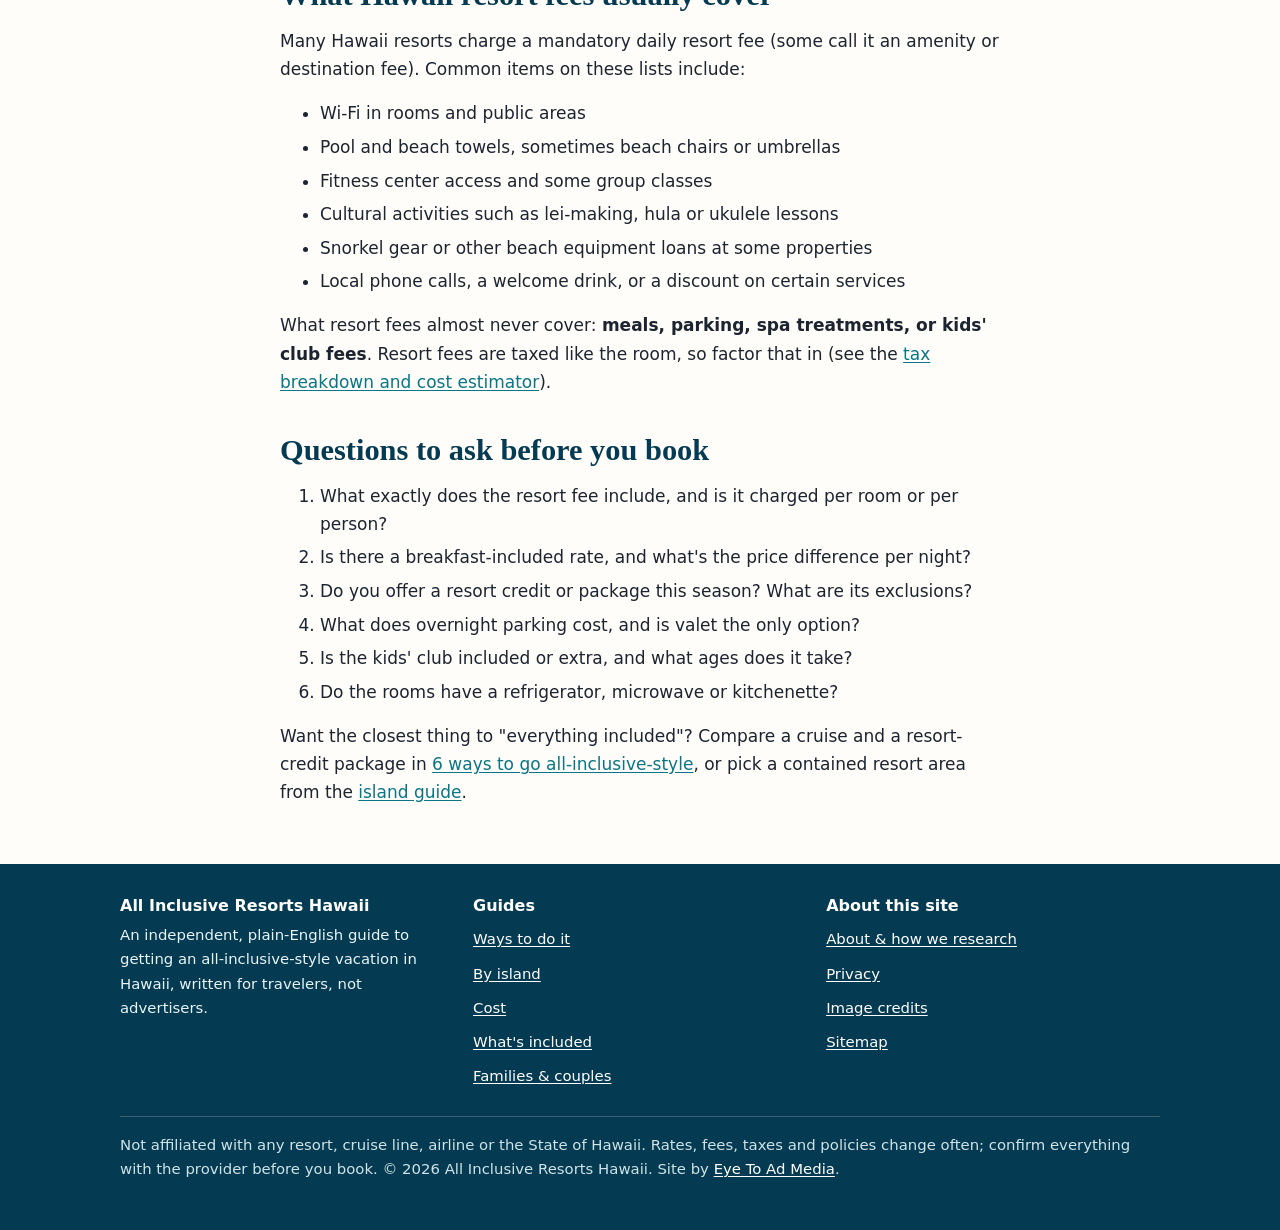
<file: whats-included/index.html>
<!DOCTYPE html>
<html lang="en">
<head>
<meta charset="utf-8">
<meta name="viewport" content="width=device-width, initial-scale=1">
<meta http-equiv="Content-Security-Policy" content="default-src 'self'; img-src 'self' data:; style-src 'self'; script-src 'self'; font-src 'self'; connect-src 'self'; object-src 'none'; base-uri 'self'; form-action 'self'">
<meta name="referrer" content="strict-origin-when-cross-origin">
<title>What&#x27;s Included at Hawaii Resorts vs. an All-Inclusive</title>
<meta name="description" content="What do Hawaii resorts include? Room, resort-fee perks, maybe breakfast. Side-by-side with a Caribbean all-inclusive, a Hawaii cruise and a condo stay.">
<link rel="canonical" href="https://allinclusiveresortshawaii.com/whats-included/">
<meta name="robots" content="index, follow, max-image-preview:large, max-snippet:-1">
<meta name="theme-color" content="#053b52">
<link rel="icon" href="/favicon.svg" type="image/svg+xml">
<link rel="stylesheet" href="/assets/site.css">
<meta property="og:type" content="article">
<meta property="og:site_name" content="All Inclusive Resorts Hawaii">
<meta property="og:title" content="What&#x27;s Included at Hawaii Resorts vs. an All-Inclusive">
<meta property="og:description" content="What do Hawaii resorts include? Room, resort-fee perks, maybe breakfast. Side-by-side with a Caribbean all-inclusive, a Hawaii cruise and a condo stay.">
<meta property="og:url" content="https://allinclusiveresortshawaii.com/whats-included/">
<meta property="og:image" content="https://allinclusiveresortshawaii.com/assets/og.jpg">
<meta property="og:image:width" content="1200">
<meta property="og:image:height" content="630">
<meta property="og:locale" content="en_US">
<meta name="twitter:card" content="summary_large_image">
<script type="application/ld+json">{"@context":"https://schema.org","@graph":[{"@type":"Article","headline":"What's included at a Hawaii resort (and what isn't)","description":"What do Hawaii resorts include? Room, resort-fee perks, maybe breakfast. Side-by-side with a Caribbean all-inclusive, a Hawaii cruise and a condo stay.","url":"https://allinclusiveresortshawaii.com/whats-included/","mainEntityOfPage":"https://allinclusiveresortshawaii.com/whats-included/","datePublished":"2026-11-10","dateModified":"2026-11-10","inLanguage":"en-US","author":{"@type":"Organization","name":"All Inclusive Resorts Hawaii","url":"https://allinclusiveresortshawaii.com/about/"},"publisher":{"@type":"Organization","@id":"https://allinclusiveresortshawaii.com/#org","name":"All Inclusive Resorts Hawaii","url":"https://allinclusiveresortshawaii.com/","logo":"https://allinclusiveresortshawaii.com/assets/logo.png"},"image":"https://allinclusiveresortshawaii.com/assets/og.jpg","about":{"@type":"Place","name":"Hawaii, United States"}},{"@type":"BreadcrumbList","itemListElement":[{"@type":"ListItem","position":1,"name":"Home","item":"https://allinclusiveresortshawaii.com/"},{"@type":"ListItem","position":2,"name":"What's included","item":"https://allinclusiveresortshawaii.com/whats-included/"}]}]}</script>
</head>
<body>
<a class="skip" href="#main">Skip to content</a>
<header class="site-head"><div class="wrap"><a class="brand" href="/"><svg width="40" height="40" viewBox="0 0 40 40" aria-hidden="true" focusable="false"><circle cx="20" cy="20" r="19" fill="#088395"/><circle cx="27" cy="14" r="6" fill="#f2a541"/><path d="M3 25c5-4 9-4 14 0s9 4 14 0 6-3 6-3v8a19 19 0 0 1-34 0z" fill="#fdf8f0"/></svg><span>All Inclusive Resorts Hawaii<small>The honest guide to all-inclusive-style Hawaii</small></span></a><nav aria-label="Main"><ul class="nav"><li><a href="/">Home</a></li><li><a href="/ways-to-go-all-inclusive-in-hawaii/">Ways to do it</a></li><li><a href="/islands/">By island</a></li><li><a href="/cost/">Cost</a></li><li><a href="/whats-included/" aria-current="page">What&#x27;s included</a></li><li><a href="/families-and-couples/">Families &amp; couples</a></li></ul></nav></div></header>
<main id="main"><div class="page-head"><div class="wrap"><nav class="crumbs" aria-label="Breadcrumb"><ol><li><a href="/">Home</a></li><li aria-current="page">What&#x27;s included</li></ol></nav><h1>What's included at a Hawaii resort (and what isn't)</h1><p class="lede">If you're used to all-inclusives, Hawaii resort pricing can feel like a series of add-ons. This side-by-side shows what's typically covered, so nothing surprises you at checkout.</p><p class="meta">Updated <time datetime="2026-11-10">November 10, 2026</time></p></div></div>
<section class="section"><div class="wrap narrow">
<div class="answer"><p><strong>In short:</strong> a Hawaii resort rate covers your room. The resort fee adds a list of amenities that varies by property. Meals, drinks, parking, tips and most activities are paid separately. The table below shows typical patterns. Each property's own list is what counts.</p></div>

<div class="table-scroll"><table>
<caption>Typical inclusions compared</caption>
<thead><tr><th scope="col">Item</th><th scope="col">Typical Caribbean / Mexico all-inclusive</th><th scope="col">Typical Hawaii resort</th><th scope="col">Hawaii inter-island cruise</th><th scope="col">Hawaii condo</th></tr></thead>
<tbody>
<tr><th scope="row">Room</th><td>Included</td><td>Included</td><td>Cabin included</td><td>Included</td></tr>
<tr><th scope="row">Meals</th><td>Included</td><td>Extra (sometimes breakfast rates)</td><td>Main dining + buffet included</td><td>You cook or eat out</td></tr>
<tr><th scope="row">Alcoholic drinks</th><td>Usually included</td><td>Extra</td><td>Extra (packages sold)</td><td>You buy</td></tr>
<tr><th scope="row">Tips</th><td>Often included</td><td>Extra, expected</td><td>Daily service charge extra</td><td>Extra when eating out</td></tr>
<tr><th scope="row">Wi-Fi</th><td>Usually included</td><td>Often in resort fee</td><td>Usually extra</td><td>Usually included</td></tr>
<tr><th scope="row">Non-motorized water sports</th><td>Often included</td><td>Sometimes in resort fee (e.g. snorkel gear)</td><td>Excursions extra</td><td>Rent separately</td></tr>
<tr><th scope="row">Kids' club</th><td>Often included</td><td>Usually extra fee</td><td>Youth program included on many lines</td><td>None</td></tr>
<tr><th scope="row">Parking</th><td>Rarely relevant</td><td>Usually extra, per night</td><td>Port parking extra</td><td>Varies</td></tr>
<tr><th scope="row">Lodging taxes</th><td>Varies by country</td><td>About 18–19% extra (2026)</td><td>Port taxes and fees extra</td><td>About 18–19% extra</td></tr>
<tr><th scope="row">Getting between islands</th><td>N/A</td><td>Flights extra</td><td>Included</td><td>Flights extra</td></tr>
</tbody></table></div>

<h2>What Hawaii resort fees usually cover</h2>
<p>Many Hawaii resorts charge a mandatory daily resort fee (some call it an amenity or destination fee). Common items on these lists include:</p>
<ul>
<li>Wi-Fi in rooms and public areas</li>
<li>Pool and beach towels, sometimes beach chairs or umbrellas</li>
<li>Fitness center access and some group classes</li>
<li>Cultural activities such as lei-making, hula or ukulele lessons</li>
<li>Snorkel gear or other beach equipment loans at some properties</li>
<li>Local phone calls, a welcome drink, or a discount on certain services</li>
</ul>
<p>What resort fees almost never cover: <strong>meals, parking, spa treatments, or kids' club fees</strong>. Resort fees are taxed like the room, so factor that in (see the <a href="/cost/">tax breakdown and cost estimator</a>).</p>

<h2>Questions to ask before you book</h2>
<ol>
<li>What exactly does the resort fee include, and is it charged per room or per person?</li>
<li>Is there a breakfast-included rate, and what's the price difference per night?</li>
<li>Do you offer a resort credit or package this season? What are its exclusions?</li>
<li>What does overnight parking cost, and is valet the only option?</li>
<li>Is the kids' club included or extra, and what ages does it take?</li>
<li>Do the rooms have a refrigerator, microwave or kitchenette?</li>
</ol>
<p>Want the closest thing to "everything included"? Compare a cruise and a resort-credit package in <a href="/ways-to-go-all-inclusive-in-hawaii/">6 ways to go all-inclusive-style</a>, or pick a contained resort area from the <a href="/islands/">island guide</a>.</p>
</div></section>
</main>
<footer class="site-foot"><div class="wrap"><div class="foot-grid"><div><h2>All Inclusive Resorts Hawaii</h2><p>An independent, plain-English guide to getting an all-inclusive-style vacation in Hawaii, written for travelers, not advertisers.</p></div><div><h2>Guides</h2><ul><li><a href="/ways-to-go-all-inclusive-in-hawaii/">Ways to do it</a></li><li><a href="/islands/">By island</a></li><li><a href="/cost/">Cost</a></li><li><a href="/whats-included/">What&#x27;s included</a></li><li><a href="/families-and-couples/">Families &amp; couples</a></li></ul></div><div><h2>About this site</h2><ul><li><a href="/about/">About &amp; how we research</a></li><li><a href="/privacy/">Privacy</a></li><li><a href="/image-credits/">Image credits</a></li><li><a href="/sitemap.xml">Sitemap</a></li></ul></div></div><p class="fine">Not affiliated with any resort, cruise line, airline or the State of Hawaii. Rates, fees, taxes and policies change often; confirm everything with the provider before you book. © 2026 All Inclusive Resorts Hawaii. Site by <a href="https://www.eyetoad.com/" rel="nofollow">Eye To Ad Media</a>.</p></div></footer>
</body>
</html>
</file>
<file: assets/site.css>
/* allinclusiveresortshawaii.com — one stylesheet, no web fonts, no frameworks */
:root{
  --ocean:#0a4d68;--ocean-deep:#053b52;--teal:#087685;--teal-soft:#e3f3f4;
  --coral:#c8402f;--sun:#f2a541;--sand:#f5e6d3;--cream:#fdf8f0;--paper:#fffdf9;
  --ink:#1c2430;--muted:#4f5b66;--line:#e6dccd;--radius:14px;
  --serif:Georgia,"Iowan Old Style","Palatino Linotype",Palatino,serif;
  --sans:system-ui,-apple-system,"Segoe UI",Roboto,"Helvetica Neue",Arial,sans-serif;
}
*{box-sizing:border-box}
html{-webkit-text-size-adjust:100%;scroll-padding-top:1rem}
body{margin:0;background:var(--paper);color:var(--ink);font:17px/1.65 var(--sans)}
img,svg{max-width:100%;height:auto}
a{color:var(--teal);text-underline-offset:2px}
a:hover{color:var(--ocean-deep)}
:focus-visible{outline:3px solid var(--sun);outline-offset:2px;border-radius:4px}
.skip{position:absolute;left:-999px;top:0;background:var(--ocean);color:#fff;padding:.6rem 1rem;z-index:10}
.skip:focus{left:1rem;top:1rem}
.wrap{max-width:1080px;margin:0 auto;padding:0 20px}
.narrow{max-width:760px}

/* header */
.site-head{background:var(--ocean-deep);color:#fff}
.site-head .wrap{display:flex;flex-wrap:wrap;align-items:center;justify-content:space-between;gap:.5rem 1.5rem;padding-top:.8rem;padding-bottom:.8rem}
.brand{display:flex;align-items:center;gap:.6rem;color:#fff;text-decoration:none;font:700 1.15rem/1.2 var(--serif)}
.brand:hover{color:#fff}
.brand small{display:block;font:400 .78rem/1.2 var(--sans);opacity:.85;letter-spacing:.02em}
.nav{display:flex;flex-wrap:wrap;gap:.15rem .25rem;margin:0;padding:0;list-style:none}
.nav a{display:inline-block;color:#fff;text-decoration:none;font-size:.93rem;padding:.55rem .6rem;border-radius:8px;min-height:44px;line-height:28px}
.nav a:hover,.nav a[aria-current="page"]{background:rgba(255,255,255,.14)}

/* hero */
.hero{background:linear-gradient(180deg,var(--ocean-deep) 0%,var(--ocean) 55%,var(--teal) 100%);color:#fff;position:relative;overflow:hidden}
.hero .wrap{padding-top:2.6rem;padding-bottom:3.4rem;position:relative;z-index:1}
.hero h1{font:700 clamp(2rem,5vw,3.1rem)/1.12 var(--serif);margin:0 0 .9rem;max-width:20ch}
.hero p.lede{font-size:1.15rem;max-width:62ch;margin:0 0 1.2rem;color:#f1fbfc}
.hero .waves{position:absolute;left:0;right:0;bottom:-2px;width:100%;height:70px;display:block}
.page-head{background:var(--cream);border-bottom:1px solid var(--line)}
.page-head .wrap{padding-top:1.4rem;padding-bottom:1.8rem}
.page-head h1{font:700 clamp(1.8rem,4.2vw,2.6rem)/1.15 var(--serif);margin:.4rem 0 .7rem;color:var(--ocean-deep)}
.page-head p.lede{font-size:1.1rem;margin:0;max-width:65ch}
.crumbs ol{list-style:none;margin:0;padding:0;display:flex;flex-wrap:wrap;gap:.3rem;font-size:.9rem;color:var(--muted)}
.crumbs li+li::before{content:"›";margin-right:.3rem}
.meta{font-size:.9rem;color:var(--muted);margin-top:.9rem}
.hero .meta{color:#d9f1f3}

/* buttons */
.btns{display:flex;flex-wrap:wrap;gap:.6rem}
.btn{display:inline-block;padding:.75rem 1.15rem;border-radius:999px;text-decoration:none;font-weight:600;min-height:44px}
.btn-sun{background:var(--sun);color:#1c2430}
.btn-sun:hover{background:#ffbe63;color:#1c2430}
.btn-ghost{border:2px solid #fff;color:#fff}
.btn-ghost:hover{background:#fff;color:var(--ocean-deep)}

/* content */
main{display:block}
.section{padding:2.6rem 0}
.section.alt{background:var(--cream);border-top:1px solid var(--line);border-bottom:1px solid var(--line)}
h2{font:700 clamp(1.45rem,3vw,1.9rem)/1.25 var(--serif);color:var(--ocean-deep);margin:2.2rem 0 .8rem}
.section>.wrap>h2:first-child,.section>.wrap>.narrow>h2:first-child{margin-top:0}
h3{font:700 1.15rem/1.35 var(--sans);color:var(--ink);margin:1.6rem 0 .5rem}
p,ul,ol{margin:0 0 1rem}
li{margin-bottom:.35rem}
.answer{background:var(--teal-soft);border-left:5px solid var(--teal);padding:1rem 1.2rem;border-radius:0 var(--radius) var(--radius) 0;font-size:1.06rem}
.answer p:last-child{margin-bottom:0}
.note{background:#fff7e8;border:1px solid #f0d9ae;padding:.9rem 1.1rem;border-radius:var(--radius);font-size:.96rem}
.note p:last-child{margin-bottom:0}
.grid{display:grid;gap:1rem;grid-template-columns:repeat(auto-fit,minmax(240px,1fr))}
.card{background:#fff;border:1px solid var(--line);border-radius:var(--radius);padding:1.1rem 1.2rem}
.card h3{margin-top:0}
.card p:last-child{margin-bottom:0}
.card .more{font-weight:600}
.tag{display:inline-block;font-size:.78rem;font-weight:700;letter-spacing:.04em;text-transform:uppercase;color:var(--coral);margin-bottom:.3rem}

/* tables */
.table-scroll{overflow-x:auto;-webkit-overflow-scrolling:touch;margin:0 0 1.2rem;border:1px solid var(--line);border-radius:var(--radius);background:#fff}
table{border-collapse:collapse;width:100%;min-width:560px;font-size:.95rem}
caption{text-align:left;padding:.8rem 1rem 0;font-weight:700;color:var(--ocean-deep)}
th,td{text-align:left;vertical-align:top;padding:.7rem 1rem;border-bottom:1px solid var(--line)}
thead th{background:var(--cream);font-size:.88rem}
tbody tr:last-child td,tbody tr:last-child th{border-bottom:0}

/* faq */
.faq details{background:#fff;border:1px solid var(--line);border-radius:var(--radius);margin-bottom:.7rem}
.faq summary{cursor:pointer;padding:.95rem 1.1rem;font-weight:700;list-style-position:outside;min-height:44px}
.faq details[open] summary{border-bottom:1px solid var(--line)}
.faq .a{padding:.9rem 1.1rem .2rem}

/* calculator */
.calc{background:#fff;border:2px solid var(--teal);border-radius:var(--radius);padding:1.2rem}
.calc fieldset{border:0;padding:0;margin:0;display:grid;gap:.9rem 1rem;grid-template-columns:repeat(auto-fit,minmax(200px,1fr))}
.calc legend{font:700 1.15rem var(--serif);color:var(--ocean-deep);margin-bottom:.8rem;padding:0}
.calc label{display:block;font-weight:600;font-size:.93rem;margin-bottom:.25rem}
.calc input,.calc select{width:100%;font:inherit;padding:.6rem .7rem;border:1px solid #9aa7b1;border-radius:8px;min-height:44px;background:#fff;color:var(--ink)}
.calc .hint{display:block;font-size:.82rem;color:var(--muted);margin-top:.2rem}
.calc-out{margin-top:1.2rem;background:var(--cream);border-radius:var(--radius);padding:1rem 1.1rem}
.calc-out dl{display:grid;grid-template-columns:1fr auto;gap:.3rem 1rem;margin:0}
.calc-out dt{color:var(--muted)}
.calc-out dd{margin:0;font-weight:600;text-align:right;font-variant-numeric:tabular-nums}
.calc-out .total dt,.calc-out .total dd{font-size:1.2rem;color:var(--ocean-deep);font-weight:700;border-top:1px solid var(--line);padding-top:.5rem}

/* footer */
.site-foot{background:var(--ocean-deep);color:#e8f4f6;margin-top:0;font-size:.93rem}
.site-foot .wrap{padding-top:2rem;padding-bottom:2rem}
.site-foot a{color:#fff}
.foot-grid{display:grid;gap:1.2rem;grid-template-columns:repeat(auto-fit,minmax(220px,1fr))}
.site-foot h2{font:700 1rem var(--sans);color:#fff;margin:0 0 .5rem}
.site-foot ul{list-style:none;padding:0;margin:0}
.site-foot li{margin:0}
.site-foot li a{display:inline-block;padding:.3rem 0;min-height:32px}
.fine{border-top:1px solid rgba(255,255,255,.2);margin-top:1.4rem;padding-top:1rem;color:#cfe3e7}

@media (max-width:640px){
  body{font-size:16.5px}
  .site-head .wrap{flex-direction:column;align-items:flex-start}
  .nav a{padding:.5rem .55rem;font-size:.9rem}
  .hero .wrap{padding-top:1.8rem;padding-bottom:3rem}
}
@media (prefers-reduced-motion:reduce){*{scroll-behavior:auto!important;transition:none!important}}
@media print{.site-head,.site-foot,.hero .waves{display:none}}
</file>
